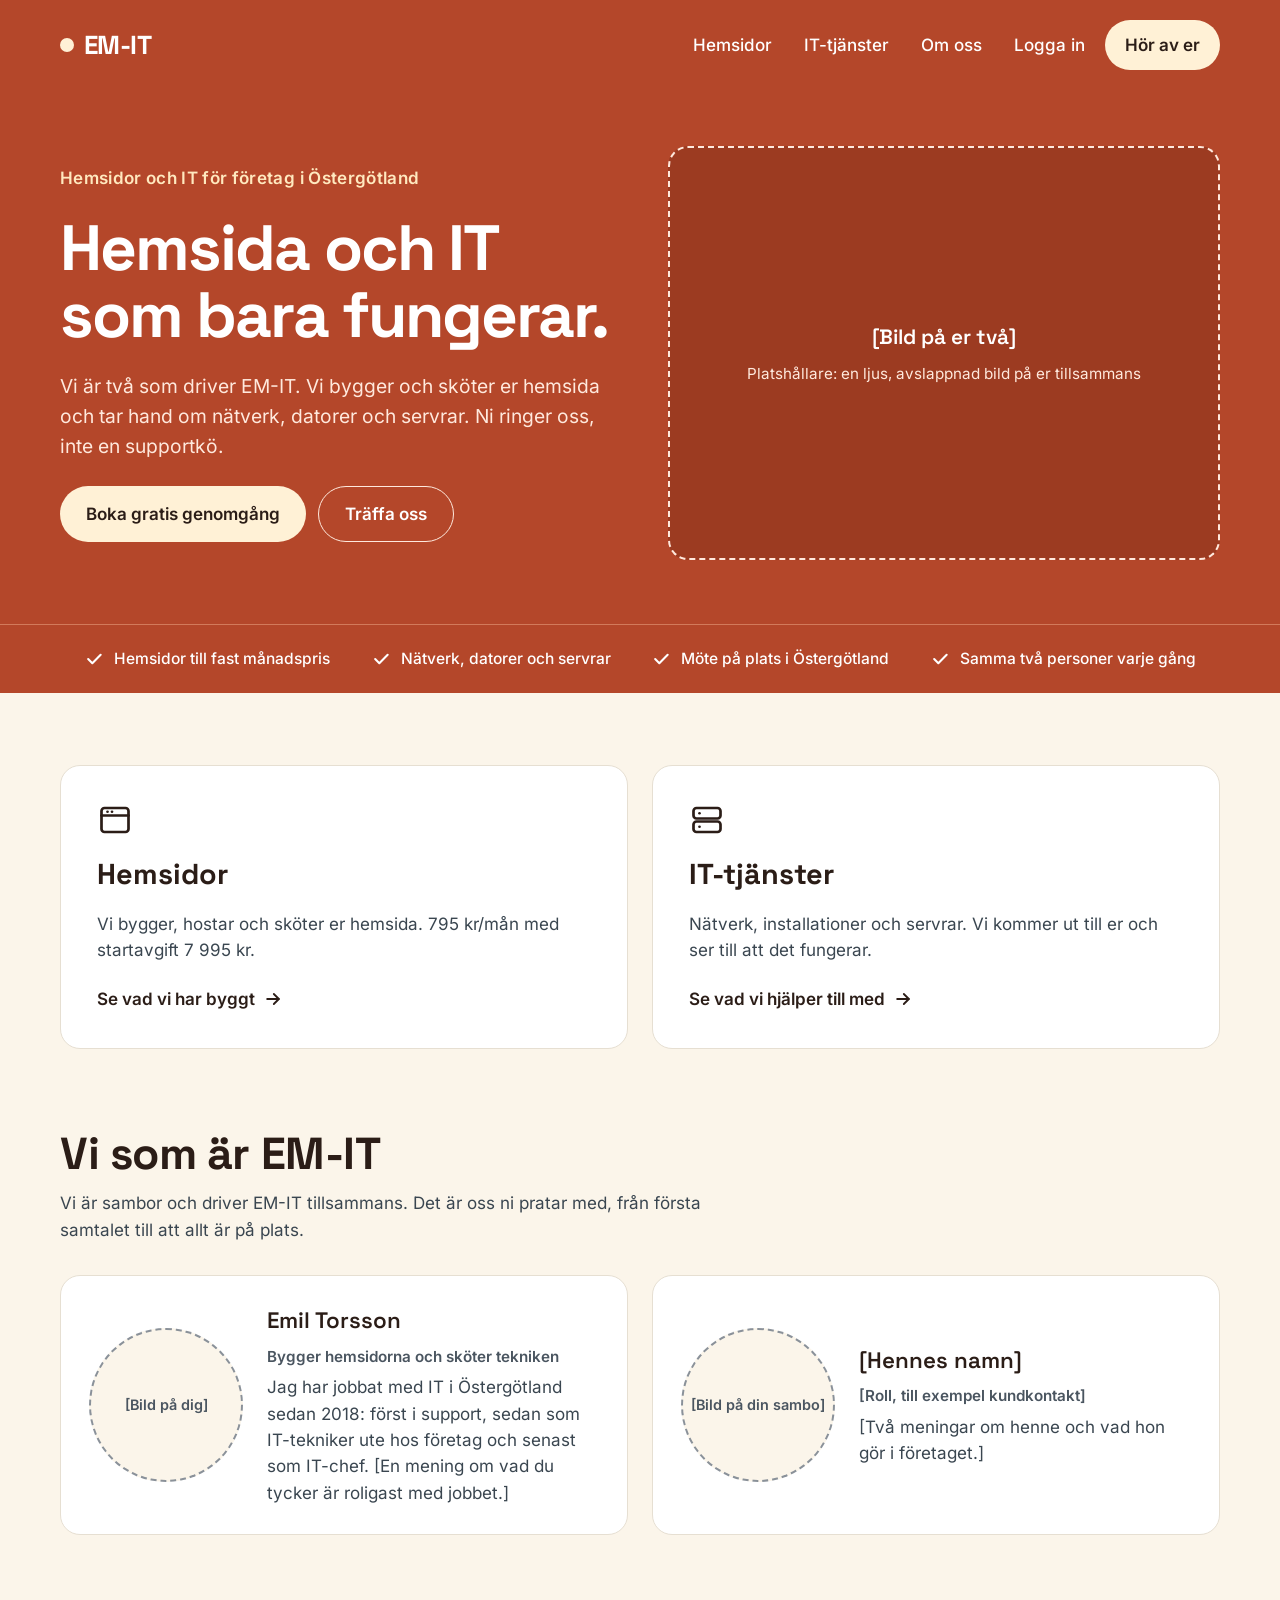
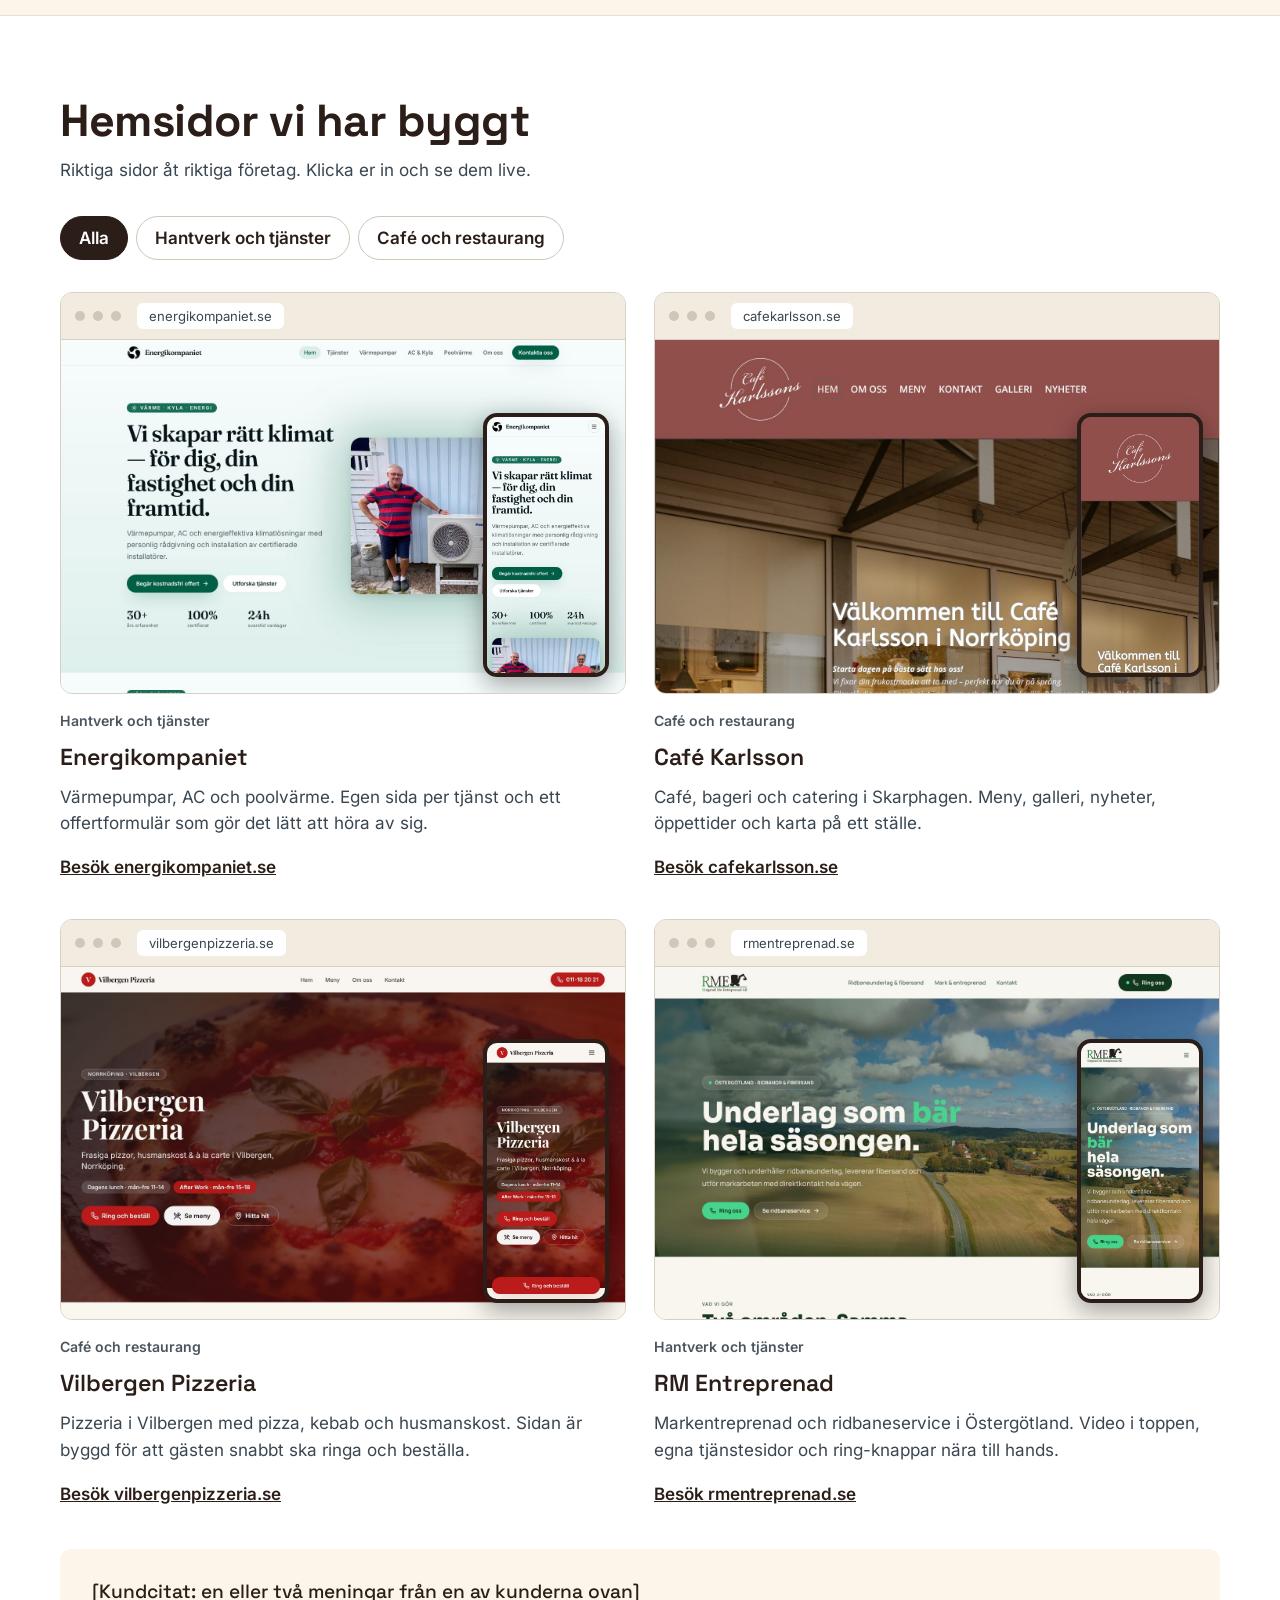
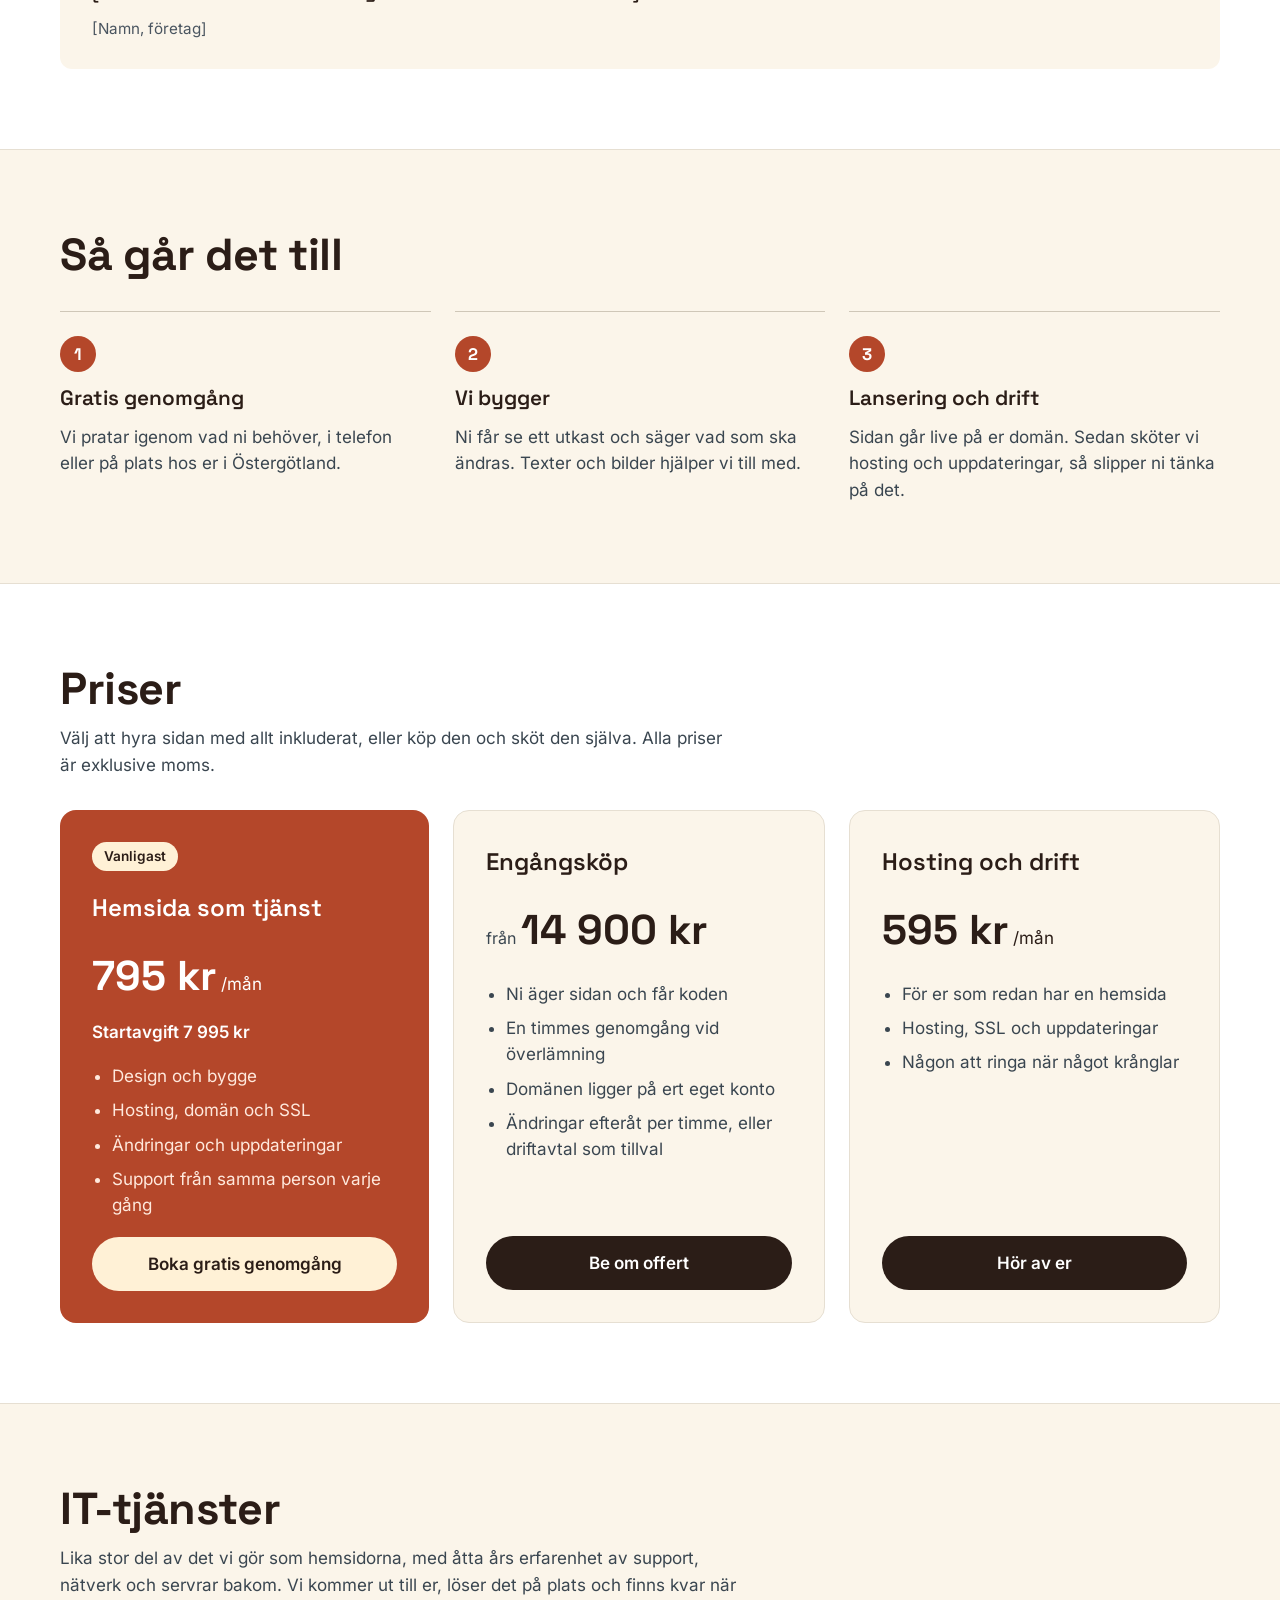
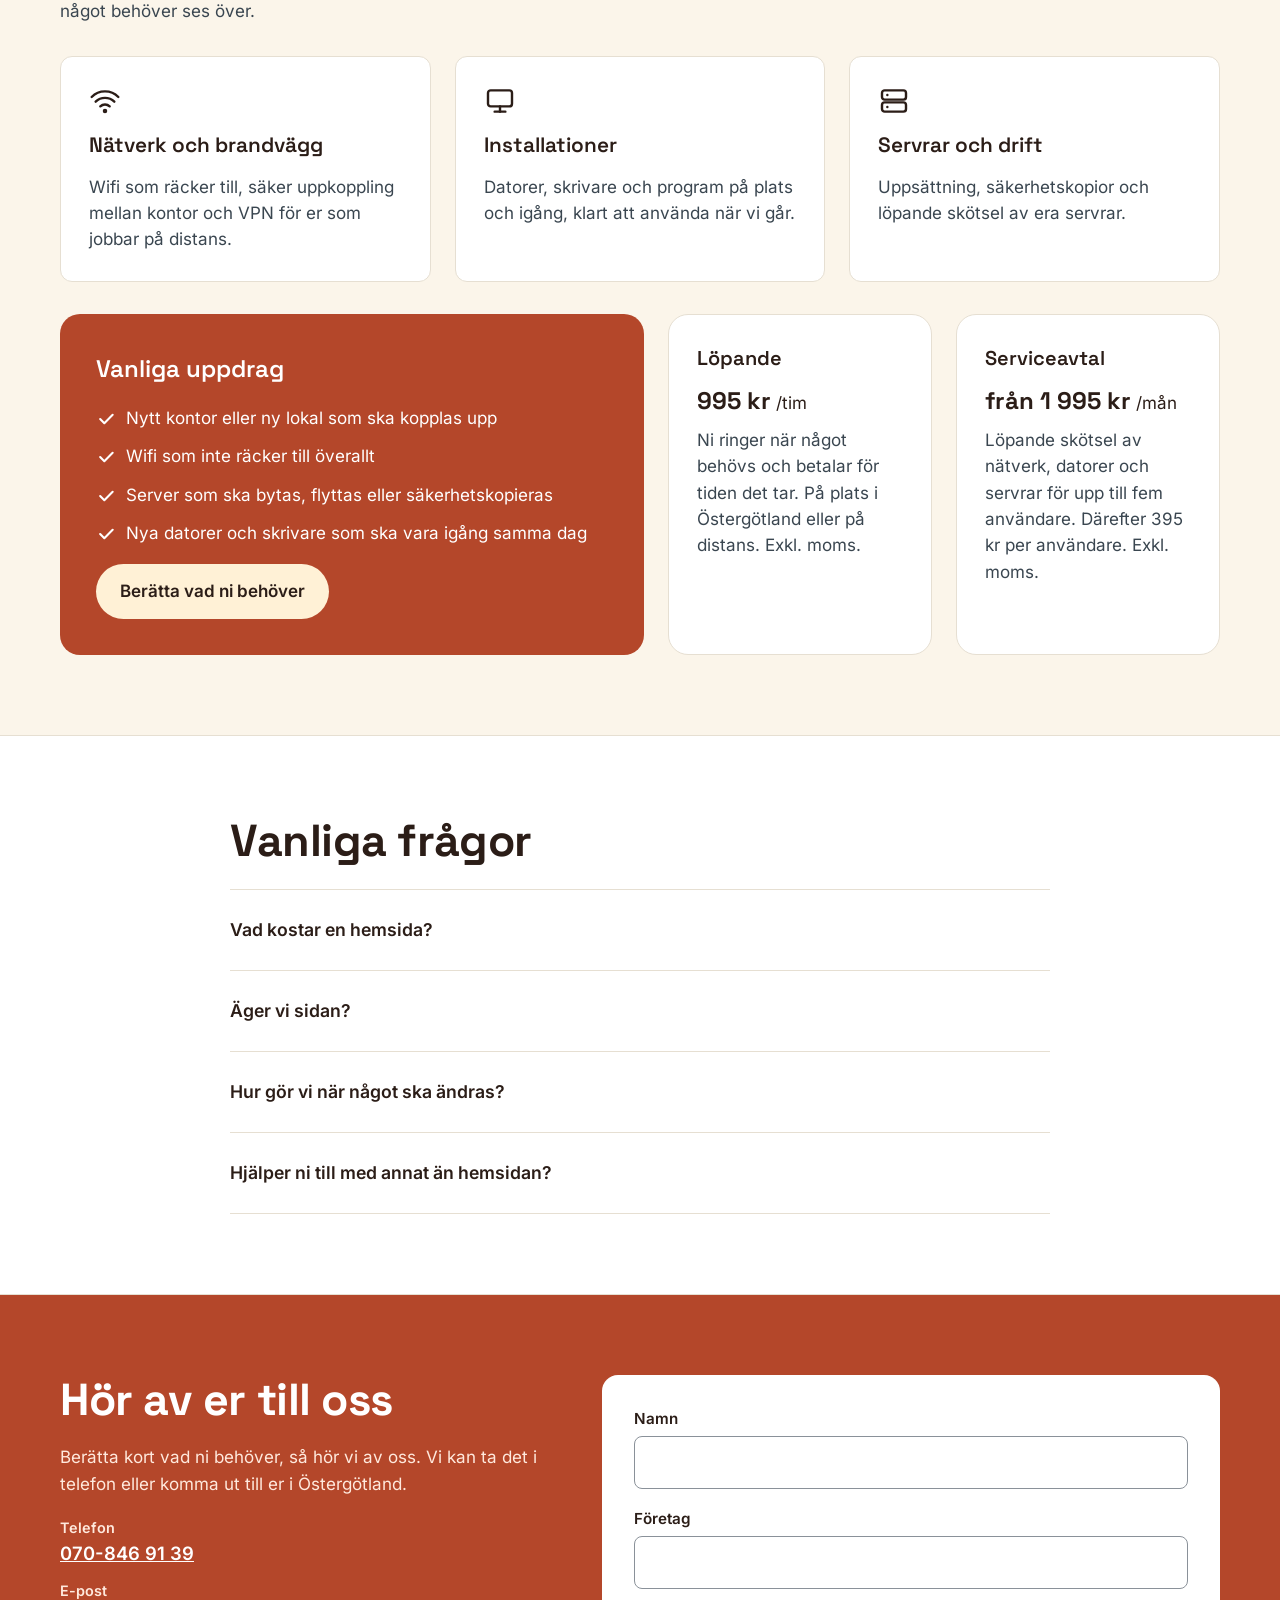
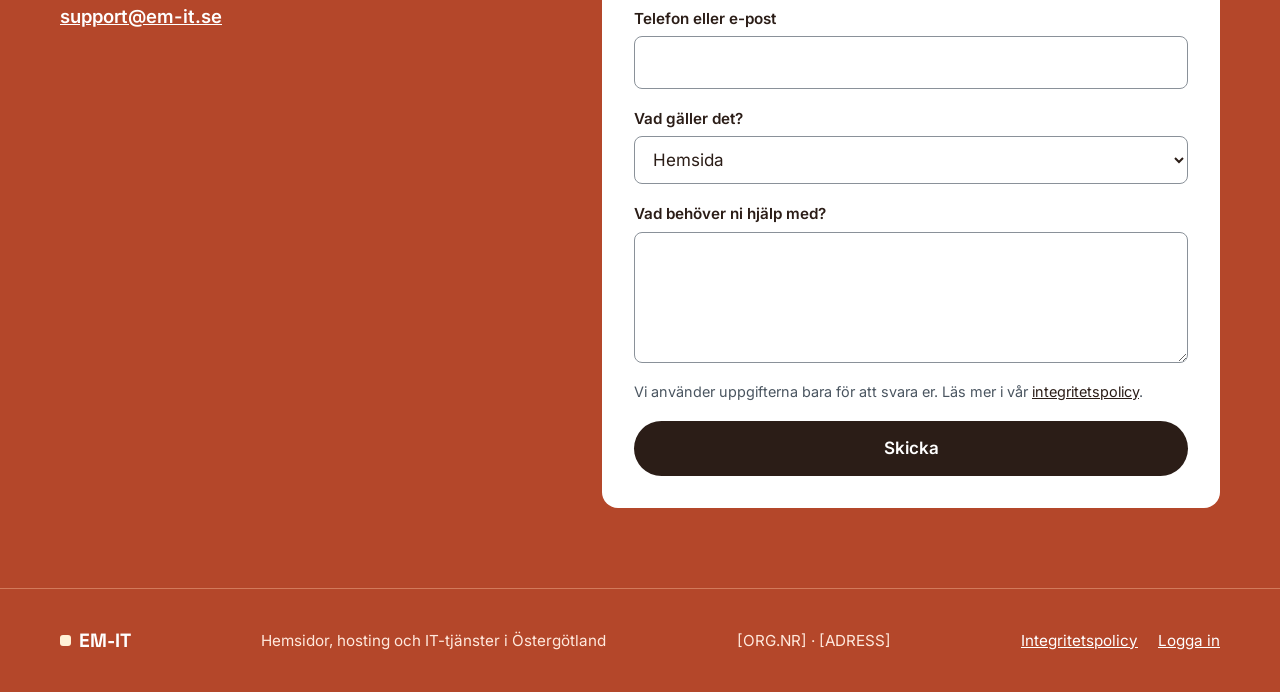
<file: index.html>
<!doctype html>
<html lang="sv">
<head>
<meta charset="utf-8">
<meta name="viewport" content="width=device-width, initial-scale=1">
<title>EM-IT – hemsidor, hosting och IT-tjänster i Östergötland</title>
<meta name="description" content="EM-IT bygger, hostar och sköter hemsidor för företag i Östergötland, och hjälper till med nätverk, datorer och servrar. 795 kr/mån.">
<link rel="canonical" href="https://em-it.se/">
<meta property="og:type" content="website">
<meta property="og:locale" content="sv_SE">
<meta property="og:site_name" content="EM-IT">
<meta property="og:url" content="https://em-it.se/">
<meta property="og:title" content="EM-IT – hemsida och IT som bara fungerar">
<meta property="og:description" content="EM-IT bygger, hostar och sköter hemsidor för företag i Östergötland, och hjälper till med nätverk, datorer och servrar. 795 kr/mån.">
<meta property="og:image" content="https://em-it.se/images/og.png">
<meta property="og:image:width" content="1200">
<meta property="og:image:height" content="630">
<meta name="twitter:card" content="summary_large_image">
<script type="application/ld+json">
{"@context":"https://schema.org","@type":"ProfessionalService","name":"EM-IT","url":"https://em-it.se/","image":"https://em-it.se/images/og.png","telephone":"+46708469139","email":"support@em-it.se","areaServed":"Östergötland","description":"EM-IT bygger, hostar och sköter hemsidor för företag i Östergötland, och hjälper till med nätverk, datorer och servrar. 795 kr/mån."}
</script>
<link rel="preload" href="/fonts/inter-latin.woff2" as="font" type="font/woff2" crossorigin>
<link rel="preload" href="/fonts/space-grotesk-latin.woff2" as="font" type="font/woff2" crossorigin>
<link rel="stylesheet" href="/css/fonts.css">
<link rel="icon" href="/favicon.svg" type="image/svg+xml">
<link rel="apple-touch-icon" href="/apple-touch-icon.png">
<meta name="theme-color" content="#B4472A">
<style>
body{margin:0;font-family:Inter,system-ui,sans-serif;color:#2B1D17;background:#FBF5EA}
[data-theme]{--dark:#B4472A;--dark2:#9C3B21;--darkline:#D27A5B;--on-dark:#FFFFFF;--on-dark-muted:#FFE9DD;--accent:#FFF1D6;--accent-ink:#2B1D17;--accent-text:#FFE9BF;--ink:#2B1D17;--ground:#FBF5EA}
[data-theme="Skogsgrön"]{--dark:#1F4D3A;--dark2:#2A6049;--darkline:#3E7A60;--on-dark:#FFFFFF;--on-dark-muted:#D5E6DC;--accent:#FFC94D;--accent-ink:#1B2A22;--accent-text:#FFD777;--ink:#1B2A22;--ground:#F7F5EC}
[data-theme="Solgul"]{--dark:#FFD35A;--dark2:#FFE391;--darkline:#D9AE2F;--on-dark:#2B1D17;--on-dark-muted:#57422E;--accent:#2B1D17;--accent-ink:#FFFFFF;--accent-text:#2B1D17;--ink:#2B1D17;--ground:#FFFBF2}
a{color:var(--ink)}a:hover{color:#3A4650}
article{transition:transform .2s ease}article:hover{transform:translateY(-6px)}
@media (prefers-reduced-motion: reduce){article{transition:none}article:hover{transform:none}}
button[aria-pressed="true"]{background:var(--ink) !important;color:#FFFFFF !important;border-color:var(--ink) !important}
summary{cursor:pointer}
html{scroll-behavior:smooth}section[id]{scroll-margin-top:16px}
@media (prefers-reduced-motion: reduce){html{scroll-behavior:auto}}
</style>
</head>
<body>
<div data-theme="Terrakotta" style="background: var(--ground); color: var(--ink); font-family: Inter, system-ui, sans-serif; font-size: 17px; line-height: 1.55">

<div style="background: var(--dark); color: var(--on-dark)">
<header>
<div style="max-width: 1160px; margin: 0 auto; padding: 20px 24px; display: flex; flex-wrap: wrap; align-items: center; justify-content: space-between; gap: 16px">
<a href="#top" style="font-family: 'Space Grotesk', sans-serif; font-weight: 700; font-size: 26px; letter-spacing: -0.02em; color: var(--on-dark); text-decoration: none; min-height: 44px; display: flex; align-items: center; gap: 10px"><span aria-hidden="true" style="width: 14px; height: 14px; border-radius: 50%; background: var(--accent)"></span>EM-IT</a>
<nav aria-label="Huvudmeny" style="display: flex; flex-wrap: wrap; align-items: center; gap: 8px">
<a href="#portfolio" style="color: var(--on-dark); text-decoration: none; padding: 12px 12px; font-weight: 500">Hemsidor</a>
<a href="#it" style="color: var(--on-dark); text-decoration: none; padding: 12px 12px; font-weight: 500">IT-tjänster</a>
<a href="#om-oss" style="color: var(--on-dark); text-decoration: none; padding: 12px 12px; font-weight: 500">Om oss</a>
<a href="portal.html" style="color: var(--on-dark); text-decoration: none; padding: 12px 12px; font-weight: 500">Logga in</a>
<a href="#kontakt" style="background: var(--accent); color: var(--accent-ink); text-decoration: none; padding: 12px 20px; border-radius: 999px; font-weight: 600">Hör av er</a>
</nav>
</div>
</header>

<section id="top" style="max-width: 1160px; margin: 0 auto; padding: 56px 24px 64px; display: flex; flex-wrap: wrap; gap: 56px; align-items: center">
<div style="flex: 1 1 420px; min-width: 0; display: flex; flex-direction: column; gap: 24px">
<p style="margin: 0; font-weight: 600; color: var(--accent-text); letter-spacing: 0.02em">Hemsidor och IT för företag i Östergötland</p>
<h1 style="margin: 0; font-family: 'Space Grotesk', sans-serif; font-weight: 700; font-size: clamp(2.5rem, 5vw, 4rem); line-height: 1.04; letter-spacing: -0.03em">Hemsida och IT som bara fungerar.</h1>
<p style="margin: 0; font-size: 1.2rem; color: var(--on-dark-muted); max-width: 30em">Vi är två som driver EM-IT. Vi bygger och sköter er hemsida och tar hand om nätverk, datorer och servrar. Ni ringer oss, inte en supportkö.</p>
<div style="display: flex; flex-wrap: wrap; gap: 12px">
<a href="#kontakt" style="background: var(--accent); color: var(--accent-ink); text-decoration: none; padding: 15px 26px; border-radius: 999px; font-weight: 600">Boka gratis genomgång</a>
<a href="#om-oss" style="color: var(--on-dark); text-decoration: none; padding: 14px 26px; border-radius: 999px; font-weight: 600; border: 1px solid var(--on-dark-muted)">Träffa oss</a>
</div>
</div>
<div style="flex: 1 1 420px; min-width: 0">
<div style="aspect-ratio: 4 / 3; border-radius: 20px; background: var(--dark2); border: 2px dashed var(--on-dark-muted); display: flex; flex-direction: column; align-items: center; justify-content: center; gap: 8px; padding: 24px; box-sizing: border-box; text-align: center">
<p style="margin: 0; font-family: 'Space Grotesk', sans-serif; font-weight: 600; font-size: 1.3rem">[Bild på er två]</p>
<p style="margin: 0; color: var(--on-dark-muted); font-size: 0.95rem">Platshållare: en ljus, avslappnad bild på er tillsammans</p>
</div>
</div>
</section>

<div style="border-top: 1px solid var(--darkline)">
<ul style="max-width: 1160px; margin: 0 auto; padding: 22px 24px; list-style: none; display: flex; flex-wrap: wrap; justify-content: space-between; gap: 12px 28px; font-weight: 500; font-size: 0.97rem; box-sizing: border-box">
<li style="display: flex; gap: 10px; align-items: center"><svg aria-hidden="true" width="20" height="20" viewBox="0 0 24 24" fill="none" stroke="currentColor" stroke-width="2.5" stroke-linecap="round" stroke-linejoin="round" style="flex: none"><path d="M5 12l5 5L20 7"></path></svg><span>Hemsidor till fast månadspris</span></li>
<li style="display: flex; gap: 10px; align-items: center"><svg aria-hidden="true" width="20" height="20" viewBox="0 0 24 24" fill="none" stroke="currentColor" stroke-width="2.5" stroke-linecap="round" stroke-linejoin="round" style="flex: none"><path d="M5 12l5 5L20 7"></path></svg><span>Nätverk, datorer och servrar</span></li>
<li style="display: flex; gap: 10px; align-items: center"><svg aria-hidden="true" width="20" height="20" viewBox="0 0 24 24" fill="none" stroke="currentColor" stroke-width="2.5" stroke-linecap="round" stroke-linejoin="round" style="flex: none"><path d="M5 12l5 5L20 7"></path></svg><span>Möte på plats i Östergötland</span></li>
<li style="display: flex; gap: 10px; align-items: center"><svg aria-hidden="true" width="20" height="20" viewBox="0 0 24 24" fill="none" stroke="currentColor" stroke-width="2.5" stroke-linecap="round" stroke-linejoin="round" style="flex: none"><path d="M5 12l5 5L20 7"></path></svg><span>Samma två personer varje gång</span></li>
</ul>
</div>
</div>

<section style="max-width: 1160px; margin: 0 auto; padding: 72px 24px 24px; display: flex; flex-wrap: wrap; gap: 24px">
<a href="#portfolio" style="flex: 1 1 360px; min-width: 0; background: #FFFFFF; border: 1px solid #E6DFD2; border-radius: 20px; padding: 36px; color: var(--ink); text-decoration: none; display: flex; flex-direction: column; gap: 14px">
<svg aria-hidden="true" width="36" height="36" viewBox="0 0 24 24" fill="none" stroke="currentColor" stroke-width="1.8" stroke-linecap="round" stroke-linejoin="round"><rect x="3" y="4" width="18" height="16" rx="2"></rect><path d="M3 9h18"></path><path d="M7 6.5h.01"></path><path d="M10 6.5h.01"></path></svg>
<span style="font-family: 'Space Grotesk', sans-serif; font-weight: 700; font-size: 1.8rem">Hemsidor</span>
<span style="color: #3A4650">Vi bygger, hostar och sköter er hemsida. 795 kr/mån med startavgift 7 995 kr.</span>
<span style="margin-top: auto; padding-top: 8px; font-weight: 600; display: flex; align-items: center; gap: 8px">Se vad vi har byggt <svg aria-hidden="true" width="20" height="20" viewBox="0 0 24 24" fill="none" stroke="currentColor" stroke-width="2.2" stroke-linecap="round" stroke-linejoin="round"><path d="M5 12h14"></path><path d="M13 6l6 6-6 6"></path></svg></span>
</a>
<a href="#it" style="flex: 1 1 360px; min-width: 0; background: #FFFFFF; border: 1px solid #E6DFD2; border-radius: 20px; padding: 36px; color: var(--ink); text-decoration: none; display: flex; flex-direction: column; gap: 14px">
<svg aria-hidden="true" width="36" height="36" viewBox="0 0 24 24" fill="none" stroke="currentColor" stroke-width="1.8" stroke-linecap="round" stroke-linejoin="round"><rect x="3" y="4" width="18" height="7" rx="2"></rect><rect x="3" y="13" width="18" height="7" rx="2"></rect><path d="M7 7.5h.01"></path><path d="M7 16.5h.01"></path></svg>
<span style="font-family: 'Space Grotesk', sans-serif; font-weight: 700; font-size: 1.8rem">IT-tjänster</span>
<span style="color: #3A4650">Nätverk, installationer och servrar. Vi kommer ut till er och ser till att det fungerar.</span>
<span style="margin-top: auto; padding-top: 8px; font-weight: 600; display: flex; align-items: center; gap: 8px">Se vad vi hjälper till med <svg aria-hidden="true" width="20" height="20" viewBox="0 0 24 24" fill="none" stroke="currentColor" stroke-width="2.2" stroke-linecap="round" stroke-linejoin="round"><path d="M5 12h14"></path><path d="M13 6l6 6-6 6"></path></svg></span>
</a>
</section>

<section id="om-oss" style="max-width: 1160px; margin: 0 auto; padding: 56px 24px 80px; display: flex; flex-direction: column; gap: 32px">
<div style="display: flex; flex-direction: column; gap: 12px">
<h2 style="margin: 0; font-family: 'Space Grotesk', sans-serif; font-weight: 700; font-size: clamp(1.9rem, 3.5vw, 2.8rem); line-height: 1.1; letter-spacing: -0.01em">Vi som är EM-IT</h2>
<p style="margin: 0; color: #3A4650; max-width: 40em">Vi är sambor och driver EM-IT tillsammans. Det är oss ni pratar med, från första samtalet till att allt är på plats.</p>
</div>
<div style="display: flex; flex-wrap: wrap; gap: 24px">
<div style="flex: 1 1 380px; min-width: 0; display: flex; flex-wrap: wrap; gap: 24px; align-items: center; background: #FFFFFF; border: 1px solid #E6DFD2; border-radius: 20px; padding: 28px">
<div style="flex: none; width: 150px; height: 150px; border-radius: 50%; background: var(--ground); border: 2px dashed #8A9199; display: flex; align-items: center; justify-content: center; text-align: center; font-size: 0.9rem; font-weight: 600; color: #4A5560">[Bild på dig]</div>
<div style="flex: 1 1 200px; min-width: 0; display: flex; flex-direction: column; gap: 6px">
<h3 style="margin: 0; font-family: 'Space Grotesk', sans-serif; font-weight: 600; font-size: 1.4rem">Emil Torsson</h3>
<p style="margin: 0; font-weight: 600; color: #4A5560; font-size: 0.95rem">Bygger hemsidorna och sköter tekniken</p>
<p style="margin: 0; color: #3A4650">Jag har jobbat med IT i Östergötland sedan 2018: först i support, sedan som IT-tekniker ute hos företag och senast som IT-chef. [En mening om vad du tycker är roligast med jobbet.]</p>
</div>
</div>
<div style="flex: 1 1 380px; min-width: 0; display: flex; flex-wrap: wrap; gap: 24px; align-items: center; background: #FFFFFF; border: 1px solid #E6DFD2; border-radius: 20px; padding: 28px">
<div style="flex: none; width: 150px; height: 150px; border-radius: 50%; background: var(--ground); border: 2px dashed #8A9199; display: flex; align-items: center; justify-content: center; text-align: center; font-size: 0.9rem; font-weight: 600; color: #4A5560">[Bild på din sambo]</div>
<div style="flex: 1 1 200px; min-width: 0; display: flex; flex-direction: column; gap: 6px">
<h3 style="margin: 0; font-family: 'Space Grotesk', sans-serif; font-weight: 600; font-size: 1.4rem">[Hennes namn]</h3>
<p style="margin: 0; font-weight: 600; color: #4A5560; font-size: 0.95rem">[Roll, till exempel kundkontakt]</p>
<p style="margin: 0; color: #3A4650">[Två meningar om henne och vad hon gör i företaget.]</p>
</div>
</div>
</div>
</section>

<section id="portfolio" style="background: #FFFFFF; border-top: 1px solid #E6DFD2; border-bottom: 1px solid #E6DFD2">
<div style="max-width: 1160px; margin: 0 auto; padding: 80px 24px; display: flex; flex-direction: column; gap: 32px">
<div style="display: flex; flex-direction: column; gap: 12px">
<h2 style="margin: 0; font-family: 'Space Grotesk', sans-serif; font-weight: 700; font-size: clamp(1.9rem, 3.5vw, 2.8rem); line-height: 1.1; letter-spacing: -0.01em">Hemsidor vi har byggt</h2>
<p style="margin: 0; color: #3A4650; max-width: 40em">Riktiga sidor åt riktiga företag. Klicka er in och se dem live.</p>
</div>
<div role="group" aria-label="Filtrera portfolio" style="display: flex; flex-wrap: wrap; gap: 8px">
<button type="button" aria-pressed="false" data-pressed="allPressed" data-act="showAll" style="font: inherit; font-weight: 600; min-height: 44px; padding: 8px 18px; border-radius: 999px; border: 1px solid #CFC7B8; background: #FFFFFF; color: var(--ink); cursor: pointer">Alla</button>
<button type="button" aria-pressed="false" data-pressed="craftPressed" data-act="showCraft" style="font: inherit; font-weight: 600; min-height: 44px; padding: 8px 18px; border-radius: 999px; border: 1px solid #CFC7B8; background: #FFFFFF; color: var(--ink); cursor: pointer">Hantverk och tjänster</button>
<button type="button" aria-pressed="false" data-pressed="foodPressed" data-act="showFood" style="font: inherit; font-weight: 600; min-height: 44px; padding: 8px 18px; border-radius: 999px; border: 1px solid #CFC7B8; background: #FFFFFF; color: var(--ink); cursor: pointer">Café och restaurang</button>
</div>
<div style="display: flex; flex-wrap: wrap; gap: 28px">

<div data-show="showEnergi" style="display: contents">
<article style="flex: 1 1 460px; min-width: 0; display: flex; flex-direction: column; gap: 16px">
<div style="border: 1px solid #D8D0C2; border-radius: 12px; overflow: hidden; background: #FFFFFF">
<div style="display: flex; align-items: center; gap: 8px; padding: 10px 14px; background: #F1EBE0; border-bottom: 1px solid #D8D0C2">
<span aria-hidden="true" style="width: 10px; height: 10px; border-radius: 50%; background: #CFC7B8"></span><span aria-hidden="true" style="width: 10px; height: 10px; border-radius: 50%; background: #CFC7B8"></span><span aria-hidden="true" style="width: 10px; height: 10px; border-radius: 50%; background: #CFC7B8"></span>
<span style="margin-left: 8px; font-size: 0.82rem; color: #3A4650; background: #FFFFFF; border-radius: 6px; padding: 3px 12px">energikompaniet.se</span>
</div>
<div style="position: relative">
<img src="images/energikompaniet-desktop.jpg" alt="Energikompaniets startsida på dator" style="display: block; width: 100%; aspect-ratio: 16 / 10; object-fit: cover; object-position: top">
<img src="images/energikompaniet-mobile.jpg" alt="Energikompaniets startsida på mobil" style="position: absolute; right: 16px; bottom: 16px; width: 21%; aspect-ratio: 390 / 844; object-fit: cover; object-position: top; border: 4px solid var(--ink); border-radius: 14px; box-shadow: 0 8px 24px rgba(0, 0, 0, 0.35)">
</div>
</div>
<div style="display: flex; flex-direction: column; gap: 8px">
<p style="margin: 0; font-size: 0.88rem; font-weight: 600; color: #4A5560">Hantverk och tjänster</p>
<h3 style="margin: 0; font-family: 'Space Grotesk', sans-serif; font-weight: 600; font-size: 1.45rem">Energikompaniet</h3>
<p style="margin: 0; color: #3A4650">Värmepumpar, AC och poolvärme. Egen sida per tjänst och ett offertformulär som gör det lätt att höra av sig.</p>
<a href="https://energikompaniet.se" style="font-weight: 600; padding: 10px 0; align-self: flex-start">Besök energikompaniet.se</a>
</div>
</article>
</div>

<div data-show="showCafe" style="display: contents">
<article style="flex: 1 1 460px; min-width: 0; display: flex; flex-direction: column; gap: 16px">
<div style="border: 1px solid #D8D0C2; border-radius: 12px; overflow: hidden; background: #FFFFFF">
<div style="display: flex; align-items: center; gap: 8px; padding: 10px 14px; background: #F1EBE0; border-bottom: 1px solid #D8D0C2">
<span aria-hidden="true" style="width: 10px; height: 10px; border-radius: 50%; background: #CFC7B8"></span><span aria-hidden="true" style="width: 10px; height: 10px; border-radius: 50%; background: #CFC7B8"></span><span aria-hidden="true" style="width: 10px; height: 10px; border-radius: 50%; background: #CFC7B8"></span>
<span style="margin-left: 8px; font-size: 0.82rem; color: #3A4650; background: #FFFFFF; border-radius: 6px; padding: 3px 12px">cafekarlsson.se</span>
</div>
<div style="position: relative">
<img src="images/cafekarlsson-desktop.jpg" alt="Café Karlssons startsida på dator" style="display: block; width: 100%; aspect-ratio: 16 / 10; object-fit: cover; object-position: top">
<img src="images/cafekarlsson-mobile.jpg" alt="Café Karlssons startsida på mobil" style="position: absolute; right: 16px; bottom: 16px; width: 21%; aspect-ratio: 390 / 844; object-fit: cover; object-position: top; border: 4px solid var(--ink); border-radius: 14px; box-shadow: 0 8px 24px rgba(0, 0, 0, 0.35)">
</div>
</div>
<div style="display: flex; flex-direction: column; gap: 8px">
<p style="margin: 0; font-size: 0.88rem; font-weight: 600; color: #4A5560">Café och restaurang</p>
<h3 style="margin: 0; font-family: 'Space Grotesk', sans-serif; font-weight: 600; font-size: 1.45rem">Café Karlsson</h3>
<p style="margin: 0; color: #3A4650">Café, bageri och catering i Skarphagen. Meny, galleri, nyheter, öppettider och karta på ett ställe.</p>
<a href="https://cafekarlsson.se" style="font-weight: 600; padding: 10px 0; align-self: flex-start">Besök cafekarlsson.se</a>
</div>
</article>
</div>

<div data-show="showPizza" style="display: contents">
<article style="flex: 1 1 460px; min-width: 0; display: flex; flex-direction: column; gap: 16px">
<div style="border: 1px solid #D8D0C2; border-radius: 12px; overflow: hidden; background: #FFFFFF">
<div style="display: flex; align-items: center; gap: 8px; padding: 10px 14px; background: #F1EBE0; border-bottom: 1px solid #D8D0C2">
<span aria-hidden="true" style="width: 10px; height: 10px; border-radius: 50%; background: #CFC7B8"></span><span aria-hidden="true" style="width: 10px; height: 10px; border-radius: 50%; background: #CFC7B8"></span><span aria-hidden="true" style="width: 10px; height: 10px; border-radius: 50%; background: #CFC7B8"></span>
<span style="margin-left: 8px; font-size: 0.82rem; color: #3A4650; background: #FFFFFF; border-radius: 6px; padding: 3px 12px">vilbergenpizzeria.se</span>
</div>
<div style="position: relative">
<img src="images/vilbergenpizzeria-desktop.jpg" alt="Vilbergen Pizzerias startsida på dator" style="display: block; width: 100%; aspect-ratio: 16 / 10; object-fit: cover; object-position: top">
<img src="images/vilbergenpizzeria-mobile.jpg" alt="Vilbergen Pizzerias startsida på mobil" style="position: absolute; right: 16px; bottom: 16px; width: 21%; aspect-ratio: 390 / 844; object-fit: cover; object-position: top; border: 4px solid var(--ink); border-radius: 14px; box-shadow: 0 8px 24px rgba(0, 0, 0, 0.35)">
</div>
</div>
<div style="display: flex; flex-direction: column; gap: 8px">
<p style="margin: 0; font-size: 0.88rem; font-weight: 600; color: #4A5560">Café och restaurang</p>
<h3 style="margin: 0; font-family: 'Space Grotesk', sans-serif; font-weight: 600; font-size: 1.45rem">Vilbergen Pizzeria</h3>
<p style="margin: 0; color: #3A4650">Pizzeria i Vilbergen med pizza, kebab och husmanskost. Sidan är byggd för att gästen snabbt ska ringa och beställa.</p>
<a href="https://vilbergenpizzeria.se" style="font-weight: 600; padding: 10px 0; align-self: flex-start">Besök vilbergenpizzeria.se</a>
</div>
</article>
</div>

<div data-show="showRM" style="display: contents">
<article style="flex: 1 1 460px; min-width: 0; display: flex; flex-direction: column; gap: 16px">
<div style="border: 1px solid #D8D0C2; border-radius: 12px; overflow: hidden; background: #FFFFFF">
<div style="display: flex; align-items: center; gap: 8px; padding: 10px 14px; background: #F1EBE0; border-bottom: 1px solid #D8D0C2">
<span aria-hidden="true" style="width: 10px; height: 10px; border-radius: 50%; background: #CFC7B8"></span><span aria-hidden="true" style="width: 10px; height: 10px; border-radius: 50%; background: #CFC7B8"></span><span aria-hidden="true" style="width: 10px; height: 10px; border-radius: 50%; background: #CFC7B8"></span>
<span style="margin-left: 8px; font-size: 0.82rem; color: #3A4650; background: #FFFFFF; border-radius: 6px; padding: 3px 12px">rmentreprenad.se</span>
</div>
<div style="position: relative">
<img src="images/rmentreprenad-desktop.jpg" alt="RM Entreprenads startsida på dator" style="display: block; width: 100%; aspect-ratio: 16 / 10; object-fit: cover; object-position: top">
<img src="images/rmentreprenad-mobile.jpg" alt="RM Entreprenads startsida på mobil" style="position: absolute; right: 16px; bottom: 16px; width: 21%; aspect-ratio: 390 / 844; object-fit: cover; object-position: top; border: 4px solid var(--ink); border-radius: 14px; box-shadow: 0 8px 24px rgba(0, 0, 0, 0.35)">
</div>
</div>
<div style="display: flex; flex-direction: column; gap: 8px">
<p style="margin: 0; font-size: 0.88rem; font-weight: 600; color: #4A5560">Hantverk och tjänster</p>
<h3 style="margin: 0; font-family: 'Space Grotesk', sans-serif; font-weight: 600; font-size: 1.45rem">RM Entreprenad</h3>
<p style="margin: 0; color: #3A4650">Markentreprenad och ridbaneservice i Östergötland. Video i toppen, egna tjänstesidor och ring-knappar nära till hands.</p>
<a href="https://rmentreprenad.se" style="font-weight: 600; padding: 10px 0; align-self: flex-start">Besök rmentreprenad.se</a>
</div>
</article>
</div>

</div>
<blockquote style="margin: 0; padding: 28px 32px; background: var(--ground); border-radius: 12px; display: flex; flex-direction: column; gap: 10px">
<p style="margin: 0; font-size: 1.2rem; font-family: 'Space Grotesk', sans-serif; font-weight: 500">[Kundcitat: en eller två meningar från en av kunderna ovan]</p>
<p style="margin: 0; color: #4A5560; font-size: 0.95rem">[Namn, företag]</p>
</blockquote>
</div>
</section>

<section style="max-width: 1160px; margin: 0 auto; padding: 80px 24px; display: flex; flex-direction: column; gap: 32px">
<h2 style="margin: 0; font-family: 'Space Grotesk', sans-serif; font-weight: 700; font-size: clamp(1.9rem, 3.5vw, 2.8rem); line-height: 1.1; letter-spacing: -0.01em">Så går det till</h2>
<ol style="margin: 0; padding: 0; list-style: none; display: flex; flex-wrap: wrap; gap: 24px">
<li style="flex: 1 1 280px; min-width: 0; display: flex; flex-direction: column; gap: 10px; padding-top: 24px; border-top: 1px solid #CFC7B8">
<span style="font-family: 'Space Grotesk', sans-serif; font-weight: 700; font-size: 1.05rem; color: var(--on-dark); background: var(--dark); width: 36px; height: 36px; border-radius: 50%; display: flex; align-items: center; justify-content: center">1</span>
<h3 style="margin: 0; font-family: 'Space Grotesk', sans-serif; font-weight: 600; font-size: 1.3rem">Gratis genomgång</h3>
<p style="margin: 0; color: #3A4650">Vi pratar igenom vad ni behöver, i telefon eller på plats hos er i Östergötland.</p>
</li>
<li style="flex: 1 1 280px; min-width: 0; display: flex; flex-direction: column; gap: 10px; padding-top: 24px; border-top: 1px solid #CFC7B8">
<span style="font-family: 'Space Grotesk', sans-serif; font-weight: 700; font-size: 1.05rem; color: var(--on-dark); background: var(--dark); width: 36px; height: 36px; border-radius: 50%; display: flex; align-items: center; justify-content: center">2</span>
<h3 style="margin: 0; font-family: 'Space Grotesk', sans-serif; font-weight: 600; font-size: 1.3rem">Vi bygger</h3>
<p style="margin: 0; color: #3A4650">Ni får se ett utkast och säger vad som ska ändras. Texter och bilder hjälper vi till med.</p>
</li>
<li style="flex: 1 1 280px; min-width: 0; display: flex; flex-direction: column; gap: 10px; padding-top: 24px; border-top: 1px solid #CFC7B8">
<span style="font-family: 'Space Grotesk', sans-serif; font-weight: 700; font-size: 1.05rem; color: var(--on-dark); background: var(--dark); width: 36px; height: 36px; border-radius: 50%; display: flex; align-items: center; justify-content: center">3</span>
<h3 style="margin: 0; font-family: 'Space Grotesk', sans-serif; font-weight: 600; font-size: 1.3rem">Lansering och drift</h3>
<p style="margin: 0; color: #3A4650">Sidan går live på er domän. Sedan sköter vi hosting och uppdateringar, så slipper ni tänka på det.</p>
</li>
</ol>
</section>

<section id="priser" style="background: #FFFFFF; color: var(--ink); border-top: 1px solid #E6DFD2; border-bottom: 1px solid #E6DFD2">
<div style="max-width: 1160px; margin: 0 auto; padding: 80px 24px; display: flex; flex-direction: column; gap: 32px">
<div style="display: flex; flex-direction: column; gap: 12px">
<h2 style="margin: 0; font-family: 'Space Grotesk', sans-serif; font-weight: 700; font-size: clamp(1.9rem, 3.5vw, 2.8rem); line-height: 1.1; letter-spacing: -0.01em">Priser</h2>
<p style="margin: 0; color: #3A4650; max-width: 40em">Välj att hyra sidan med allt inkluderat, eller köp den och sköt den själva. Alla priser är exklusive moms.</p>
</div>
<div style="display: flex; flex-wrap: wrap; gap: 24px; align-items: stretch">

<div style="flex: 1 1 300px; min-width: 0; background: var(--dark); color: var(--on-dark); border-radius: 16px; padding: 32px; display: flex; flex-direction: column; gap: 18px">
<p style="margin: 0; align-self: flex-start; background: var(--accent); color: var(--accent-ink); font-size: 0.85rem; font-weight: 600; padding: 4px 12px; border-radius: 999px">Vanligast</p>
<h3 style="margin: 0; font-family: 'Space Grotesk', sans-serif; font-weight: 600; font-size: 1.5rem">Hemsida som tjänst</h3>
<p style="margin: 0"><span style="font-family: 'Space Grotesk', sans-serif; font-weight: 700; font-size: 2.6rem">795 kr</span> /mån</p>
<p style="margin: -8px 0 0; font-weight: 600">Startavgift 7 995 kr</p>
<ul style="margin: 0; padding-left: 20px; display: flex; flex-direction: column; gap: 8px; color: var(--on-dark-muted)">
<li>Design och bygge</li>
<li>Hosting, domän och SSL</li>
<li>Ändringar och uppdateringar</li>
<li>Support från samma person varje gång</li>
</ul>
<a href="#kontakt" style="margin-top: auto; background: var(--accent); color: var(--accent-ink); text-decoration: none; padding: 14px 20px; border-radius: 999px; font-weight: 600; text-align: center" data-act="pickWeb">Boka gratis genomgång</a>
</div>

<div style="flex: 1 1 300px; min-width: 0; background: var(--ground); color: var(--ink); border: 1px solid #E6DFD2; border-radius: 16px; padding: 32px; display: flex; flex-direction: column; gap: 18px">
<h3 style="margin: 0; font-family: 'Space Grotesk', sans-serif; font-weight: 600; font-size: 1.5rem">Engångsköp</h3>
<p style="margin: 0"><span style="font-size: 1rem; color: #3A4650">från </span><span style="font-family: 'Space Grotesk', sans-serif; font-weight: 700; font-size: 2.6rem">14 900 kr</span></p>
<ul style="margin: 0; padding-left: 20px; display: flex; flex-direction: column; gap: 8px; color: #3A4650">
<li>Ni äger sidan och får koden</li>
<li>En timmes genomgång vid överlämning</li>
<li>Domänen ligger på ert eget konto</li>
<li>Ändringar efteråt per timme, eller driftavtal som tillval</li>
</ul>
<a href="#kontakt" style="margin-top: auto; background: var(--ink); color: #FFFFFF; text-decoration: none; padding: 14px 20px; border-radius: 999px; font-weight: 600; text-align: center" data-act="pickWeb">Be om offert</a>
</div>

<div style="flex: 1 1 300px; min-width: 0; background: var(--ground); color: var(--ink); border: 1px solid #E6DFD2; border-radius: 16px; padding: 32px; display: flex; flex-direction: column; gap: 18px">
<h3 style="margin: 0; font-family: 'Space Grotesk', sans-serif; font-weight: 600; font-size: 1.5rem">Hosting och drift</h3>
<p style="margin: 0"><span style="font-family: 'Space Grotesk', sans-serif; font-weight: 700; font-size: 2.6rem">595 kr</span> /mån</p>
<ul style="margin: 0; padding-left: 20px; display: flex; flex-direction: column; gap: 8px; color: #3A4650">
<li>För er som redan har en hemsida</li>
<li>Hosting, SSL och uppdateringar</li>
<li>Någon att ringa när något krånglar</li>
</ul>
<a href="#kontakt" style="margin-top: auto; background: var(--ink); color: #FFFFFF; text-decoration: none; padding: 14px 20px; border-radius: 999px; font-weight: 600; text-align: center" data-act="pickWeb">Hör av er</a>
</div>

</div>
</div>
</section>

<section id="it" style="max-width: 1160px; margin: 0 auto; padding: 80px 24px; display: flex; flex-direction: column; gap: 32px">
<div style="display: flex; flex-direction: column; gap: 12px">
<h2 style="margin: 0; font-family: 'Space Grotesk', sans-serif; font-weight: 700; font-size: clamp(1.9rem, 3.5vw, 2.8rem); line-height: 1.1; letter-spacing: -0.01em">IT-tjänster</h2>
<p style="margin: 0; color: #3A4650; max-width: 40em">Lika stor del av det vi gör som hemsidorna, med åtta års erfarenhet av support, nätverk och servrar bakom. Vi kommer ut till er, löser det på plats och finns kvar när något behöver ses över.</p>
</div>
<div style="display: flex; flex-wrap: wrap; gap: 24px">
<div style="flex: 1 1 280px; min-width: 0; background: #FFFFFF; border: 1px solid #E6DFD2; border-radius: 12px; padding: 28px; display: flex; flex-direction: column; gap: 12px">
<svg aria-hidden="true" width="32" height="32" viewBox="0 0 24 24" fill="none" stroke="currentColor" stroke-width="1.8" stroke-linecap="round" stroke-linejoin="round"><path d="M5 12.5a10 10 0 0 1 14 0"></path><path d="M8.5 16a5 5 0 0 1 7 0"></path><path d="M2 9a14 14 0 0 1 20 0"></path><circle cx="12" cy="19.5" r="0.8"></circle></svg>
<h3 style="margin: 0; font-family: 'Space Grotesk', sans-serif; font-weight: 600; font-size: 1.3rem">Nätverk och brandvägg</h3>
<p style="margin: 0; color: #3A4650">Wifi som räcker till, säker uppkoppling mellan kontor och VPN för er som jobbar på distans.</p>
</div>
<div style="flex: 1 1 280px; min-width: 0; background: #FFFFFF; border: 1px solid #E6DFD2; border-radius: 12px; padding: 28px; display: flex; flex-direction: column; gap: 12px">
<svg aria-hidden="true" width="32" height="32" viewBox="0 0 24 24" fill="none" stroke="currentColor" stroke-width="1.8" stroke-linecap="round" stroke-linejoin="round"><rect x="3" y="4" width="18" height="12" rx="2"></rect><path d="M8 20h8"></path><path d="M12 16v4"></path></svg>
<h3 style="margin: 0; font-family: 'Space Grotesk', sans-serif; font-weight: 600; font-size: 1.3rem">Installationer</h3>
<p style="margin: 0; color: #3A4650">Datorer, skrivare och program på plats och igång, klart att använda när vi går.</p>
</div>
<div style="flex: 1 1 280px; min-width: 0; background: #FFFFFF; border: 1px solid #E6DFD2; border-radius: 12px; padding: 28px; display: flex; flex-direction: column; gap: 12px">
<svg aria-hidden="true" width="32" height="32" viewBox="0 0 24 24" fill="none" stroke="currentColor" stroke-width="1.8" stroke-linecap="round" stroke-linejoin="round"><rect x="3" y="4" width="18" height="7" rx="2"></rect><rect x="3" y="13" width="18" height="7" rx="2"></rect><path d="M7 7.5h.01"></path><path d="M7 16.5h.01"></path></svg>
<h3 style="margin: 0; font-family: 'Space Grotesk', sans-serif; font-weight: 600; font-size: 1.3rem">Servrar och drift</h3>
<p style="margin: 0; color: #3A4650">Uppsättning, säkerhetskopior och löpande skötsel av era servrar.</p>
</div>
</div>
<div style="display: flex; flex-wrap: wrap; gap: 24px; align-items: stretch">
<div style="flex: 2 1 380px; min-width: 0; background: var(--dark); color: var(--on-dark); border-radius: 20px; padding: 36px; display: flex; flex-direction: column; gap: 18px">
<h3 style="margin: 0; font-family: 'Space Grotesk', sans-serif; font-weight: 600; font-size: 1.5rem">Vanliga uppdrag</h3>
<ul style="margin: 0; padding: 0; list-style: none; display: flex; flex-direction: column; gap: 12px; color: var(--on-dark)">
<li style="display: flex; gap: 10px; align-items: flex-start"><svg aria-hidden="true" width="20" height="20" viewBox="0 0 24 24" fill="none" stroke="currentColor" stroke-width="2.5" stroke-linecap="round" stroke-linejoin="round" style="flex: none; margin-top: 4px"><path d="M5 12l5 5L20 7"></path></svg><span>Nytt kontor eller ny lokal som ska kopplas upp</span></li>
<li style="display: flex; gap: 10px; align-items: flex-start"><svg aria-hidden="true" width="20" height="20" viewBox="0 0 24 24" fill="none" stroke="currentColor" stroke-width="2.5" stroke-linecap="round" stroke-linejoin="round" style="flex: none; margin-top: 4px"><path d="M5 12l5 5L20 7"></path></svg><span>Wifi som inte räcker till överallt</span></li>
<li style="display: flex; gap: 10px; align-items: flex-start"><svg aria-hidden="true" width="20" height="20" viewBox="0 0 24 24" fill="none" stroke="currentColor" stroke-width="2.5" stroke-linecap="round" stroke-linejoin="round" style="flex: none; margin-top: 4px"><path d="M5 12l5 5L20 7"></path></svg><span>Server som ska bytas, flyttas eller säkerhetskopieras</span></li>
<li style="display: flex; gap: 10px; align-items: flex-start"><svg aria-hidden="true" width="20" height="20" viewBox="0 0 24 24" fill="none" stroke="currentColor" stroke-width="2.5" stroke-linecap="round" stroke-linejoin="round" style="flex: none; margin-top: 4px"><path d="M5 12l5 5L20 7"></path></svg><span>Nya datorer och skrivare som ska vara igång samma dag</span></li>
</ul>
<a href="#kontakt" data-act="pickIT" style="margin-top: auto; align-self: flex-start; background: var(--accent); color: var(--accent-ink); text-decoration: none; padding: 14px 24px; border-radius: 999px; font-weight: 600">Berätta vad ni behöver</a>
</div>
<div style="flex: 2 1 420px; min-width: 0; display: grid; grid-template-columns: repeat(auto-fit, minmax(200px, 1fr)); gap: 24px">
<div style="flex: 1; background: #FFFFFF; border: 1px solid #E6DFD2; border-radius: 20px; padding: 28px; display: flex; flex-direction: column; gap: 8px">
<h3 style="margin: 0; font-family: 'Space Grotesk', sans-serif; font-weight: 600; font-size: 1.25rem">Löpande</h3>
<p style="margin: 0"><span style="font-family: 'Space Grotesk', sans-serif; font-weight: 700; font-size: 1.5rem; white-space: nowrap">995 kr</span> /tim</p>
<p style="margin: 0; color: #3A4650">Ni ringer när något behövs och betalar för tiden det tar. På plats i Östergötland eller på distans. Exkl. moms.</p>
</div>
<div style="flex: 1; background: #FFFFFF; border: 1px solid #E6DFD2; border-radius: 20px; padding: 28px; display: flex; flex-direction: column; gap: 8px">
<h3 style="margin: 0; font-family: 'Space Grotesk', sans-serif; font-weight: 600; font-size: 1.25rem">Serviceavtal</h3>
<p style="margin: 0"><span style="font-family: 'Space Grotesk', sans-serif; font-weight: 700; font-size: 1.5rem; white-space: nowrap">från 1 995 kr</span> /mån</p>
<p style="margin: 0; color: #3A4650">Löpande skötsel av nätverk, datorer och servrar för upp till fem användare. Därefter 395 kr per användare. Exkl. moms.</p>
</div>
</div>
</div>
</section>

<section style="background: #FFFFFF; border-top: 1px solid #E6DFD2; border-bottom: 1px solid #E6DFD2">
<div style="max-width: 820px; margin: 0 auto; padding: 80px 24px; display: flex; flex-direction: column; gap: 24px">
<h2 style="margin: 0; font-family: 'Space Grotesk', sans-serif; font-weight: 700; font-size: clamp(1.9rem, 3.5vw, 2.8rem); line-height: 1.1; letter-spacing: -0.01em">Vanliga frågor</h2>
<div style="display: flex; flex-direction: column">
<details style="border-top: 1px solid #E6DFD2; padding: 18px 0">
<summary style="font-weight: 600; font-size: 1.1rem; min-height: 44px; display: flex; align-items: center">Vad kostar en hemsida?</summary>
<p style="margin: 8px 0 0; color: #3A4650">Som tjänst betalar ni en startavgift på 7 995 kr och sedan 795 kr per månad, där hosting och uppdateringar ingår. Har ni redan en hemsida kostar hosting och drift 595 kr per månad. Vill ni hellre äga sidan betalar ni ett engångspris och sköter driften själva.</p>
</details>
<details style="border-top: 1px solid #E6DFD2; padding: 18px 0">
<summary style="font-weight: 600; font-size: 1.1rem; min-height: 44px; display: flex; align-items: center">Äger vi sidan?</summary>
<p style="margin: 8px 0 0; color: #3A4650">Vid engångsköp äger ni sidan och får koden. Domänen ligger på ert eget konto. Som tjänst står vi för allt det tekniska så länge avtalet löper.</p>
</details>
<details style="border-top: 1px solid #E6DFD2; padding: 18px 0">
<summary style="font-weight: 600; font-size: 1.1rem; min-height: 44px; display: flex; align-items: center">Hur gör vi när något ska ändras?</summary>
<p style="margin: 8px 0 0; color: #3A4650">Hör av er, så gör vi ändringen. Som tjänst ingår det i månadspriset. Har ni köpt sidan debiterar vi per timme, om ni inte har ett driftavtal.</p>
</details>
<details style="border-top: 1px solid #E6DFD2; border-bottom: 1px solid #E6DFD2; padding: 18px 0">
<summary style="font-weight: 600; font-size: 1.1rem; min-height: 44px; display: flex; align-items: center">Hjälper ni till med annat än hemsidan?</summary>
<p style="margin: 8px 0 0; color: #3A4650">Ja. Vi arbetar också med nätverk, installationer och servrar, så ni kan ha samma kontakt för hela er IT.</p>
</details>
</div>
</div>
</section>

<div style="background: var(--dark); color: var(--on-dark)">
<section id="kontakt" style="max-width: 1160px; margin: 0 auto; padding: 80px 24px; display: flex; flex-wrap: wrap; gap: 48px">
<div style="flex: 1 1 340px; min-width: 0; display: flex; flex-direction: column; gap: 20px">
<h2 style="margin: 0; font-family: 'Space Grotesk', sans-serif; font-weight: 700; font-size: clamp(1.9rem, 3.5vw, 2.8rem); line-height: 1.1; letter-spacing: -0.01em">Hör av er till oss</h2>
<p style="margin: 0; color: var(--on-dark-muted)">Berätta kort vad ni behöver, så hör vi av oss. Vi kan ta det i telefon eller komma ut till er i Östergötland.</p>
<dl style="margin: 0; display: flex; flex-direction: column; gap: 12px">
<div style="display: flex; flex-direction: column"><dt style="font-size: 0.9rem; color: var(--on-dark-muted); font-weight: 600">Telefon</dt><dd style="margin: 0; font-size: 1.15rem; font-weight: 600"><a href="tel:+46708469139" style="color: var(--on-dark)">070-846 91 39</a></dd></div>
<div style="display: flex; flex-direction: column"><dt style="font-size: 0.9rem; color: var(--on-dark-muted); font-weight: 600">E-post</dt><dd style="margin: 0; font-size: 1.15rem; font-weight: 600"><a href="mailto:support@em-it.se" style="color: var(--on-dark)">support@em-it.se</a></dd></div>
</dl>
</div>
<form id="kontaktform" style="flex: 1 1 400px; min-width: 0; background: #FFFFFF; color: var(--ink); border-radius: 16px; padding: 32px; display: flex; flex-direction: column; gap: 18px">
<div style="display: flex; flex-direction: column; gap: 6px">
<label for="f-namn" style="font-weight: 600; font-size: 0.95rem">Namn</label>
<input id="f-namn" name="namn" type="text" autocomplete="name" required style="font: inherit; padding: 12px 14px; border: 1px solid #8A9199; border-radius: 8px; min-height: 44px; box-sizing: border-box">
</div>
<div style="display: flex; flex-direction: column; gap: 6px">
<label for="f-foretag" style="font-weight: 600; font-size: 0.95rem">Företag</label>
<input id="f-foretag" name="foretag" type="text" autocomplete="organization" style="font: inherit; padding: 12px 14px; border: 1px solid #8A9199; border-radius: 8px; min-height: 44px; box-sizing: border-box">
</div>
<div style="display: flex; flex-direction: column; gap: 6px">
<label for="f-telefon" style="font-weight: 600; font-size: 0.95rem">Telefon eller e-post</label>
<input id="f-telefon" name="kontakt" type="text" required style="font: inherit; padding: 12px 14px; border: 1px solid #8A9199; border-radius: 8px; min-height: 44px; box-sizing: border-box">
</div>
<div style="display: flex; flex-direction: column; gap: 6px">
<label for="f-amne" style="font-weight: 600; font-size: 0.95rem">Vad gäller det?</label>
<select id="f-amne" name="amne" style="font: inherit; padding: 12px 14px; border: 1px solid #8A9199; border-radius: 8px; min-height: 48px; box-sizing: border-box; background: #FFFFFF; color: var(--ink)">
<option>Hemsida</option>
<option>IT-tjänster</option>
<option>Både hemsida och IT</option>
</select>
</div>
<div style="display: flex; flex-direction: column; gap: 6px">
<label for="f-meddelande" style="font-weight: 600; font-size: 0.95rem">Vad behöver ni hjälp med?</label>
<textarea id="f-meddelande" name="meddelande" rows="4" style="font: inherit; padding: 12px 14px; border: 1px solid #8A9199; border-radius: 8px; box-sizing: border-box; resize: vertical"></textarea>
</div>
<p style="margin: 0; color: #4A5560; font-size: 0.9rem">Vi använder uppgifterna bara för att svara er. Läs mer i vår <a href="/integritetspolicy.html">integritetspolicy</a>.</p>
<button type="submit" style="font: inherit; font-weight: 600; background: var(--ink); color: #FFFFFF; border: none; border-radius: 999px; padding: 14px 20px; min-height: 48px; cursor: pointer">Skicka</button>
<div data-show="tried" style="display: contents">
<p role="status" style="margin: 0; color: #3A4650; font-size: 0.95rem">Utkast: formuläret är inte kopplat än, så inget har skickats.</p>
</div>
</form>
</section>
</div>

<footer style="background: var(--dark); color: var(--on-dark-muted); border-top: 1px solid var(--darkline)">
<div style="max-width: 1160px; margin: 0 auto; padding: 32px 24px; display: flex; flex-wrap: wrap; gap: 16px; justify-content: space-between; align-items: center; font-size: 0.95rem">
<span style="font-family: 'Space Grotesk', sans-serif; font-weight: 700; font-size: 1.2rem; color: var(--on-dark); display: flex; align-items: center; gap: 8px"><span aria-hidden="true" style="width: 11px; height: 11px; border-radius: 3px; background: var(--accent)"></span>EM-IT</span>
<span>Hemsidor, hosting och IT-tjänster i Östergötland</span>
<span>[ORG.NR] · [ADRESS]</span>
<nav aria-label="Sidfot" style="display: flex; flex-wrap: wrap; gap: 4px 20px">
<a href="/integritetspolicy.html" style="color: var(--on-dark); padding: 8px 0">Integritetspolicy</a>
<a href="/login.html" style="color: var(--on-dark); padding: 8px 0">Logga in</a>
</nav>
</div>
</footer>

</div>
<script src="js/vendor/supabase.js"></script>
<script src="js/config.js"></script>
<script src="js/app.js"></script>
<script>
(function () {
  var filter = 'alla';
  var groups = { showEnergi: 'hantverk', showRM: 'hantverk', showCafe: 'mat', showPizza: 'mat' };
  var pressed = { allPressed: 'alla', craftPressed: 'hantverk', foodPressed: 'mat' };
  function draw() {
    document.querySelectorAll('[data-show]').forEach(function (el) {
      var k = el.getAttribute('data-show');
      if (k === 'tried') return;
      el.style.display = (filter === 'alla' || groups[k] === filter) ? 'contents' : 'none';
    });
    document.querySelectorAll('[data-pressed]').forEach(function (el) {
      el.setAttribute('aria-pressed', pressed[el.getAttribute('data-pressed')] === filter ? 'true' : 'false');
    });
  }
  var note = document.querySelector('[data-show="tried"]');
  if (note) note.style.display = 'none';
  var amne = document.getElementById('f-amne');
  document.addEventListener('click', function (e) {
    var el = e.target.closest('[data-act]');
    if (!el) return;
    var a = el.getAttribute('data-act');
    if (a === 'showAll') { filter = 'alla'; draw(); }
    if (a === 'showCraft') { filter = 'hantverk'; draw(); }
    if (a === 'showFood') { filter = 'mat'; draw(); }
    if (a === 'pickWeb' && amne) amne.value = 'Hemsida';
    if (a === 'pickIT' && amne) amne.value = 'IT-tjänster';
  });
  var form = document.getElementById('kontaktform');
  if (form) {
    var status = note ? note.querySelector('p') : null;
    function say(text) { if (status) status.textContent = text; if (note) note.style.display = 'contents'; }
    // Dolt fält som bara robotar fyller i.
    var trap = document.createElement('input');
    trap.type = 'text'; trap.name = 'website'; trap.tabIndex = -1; trap.autocomplete = 'off';
    trap.setAttribute('aria-hidden', 'true');
    trap.style.cssText = 'position:absolute;left:-9999px;width:1px;height:1px;opacity:0';
    form.appendChild(trap);
    form.addEventListener('submit', async function (e) {
      e.preventDefault();
      var E = window.EMIT, f = form.elements;
      if (!E || !E.client) { say('Formuläret är inte kopplat än, så inget har skickats. Ring eller mejla oss så länge.'); return; }
      if (trap.value) { form.reset(); say('Tack! Vi har tagit emot er förfrågan och hör av oss.'); return; }
      var btn = form.querySelector('button[type="submit"]');
      btn.disabled = true;
      var res = await E.client.from('contact_requests').insert({
        name: f.namn.value.trim(), company: f.foretag.value.trim() || null, contact: f.kontakt.value.trim(),
        topic: f.amne.value, message: f.meddelande.value.trim() || null
      });
      btn.disabled = false;
      if (res.error) { say('Det gick inte att skicka just nu. Ring 070-846 91 39 eller mejla support@em-it.se.'); return; }
      form.reset();
      say('Tack! Vi har tagit emot er förfrågan och hör av oss.');
    });
  }
  draw();
})();
</script>
</body>
</html>
</file>
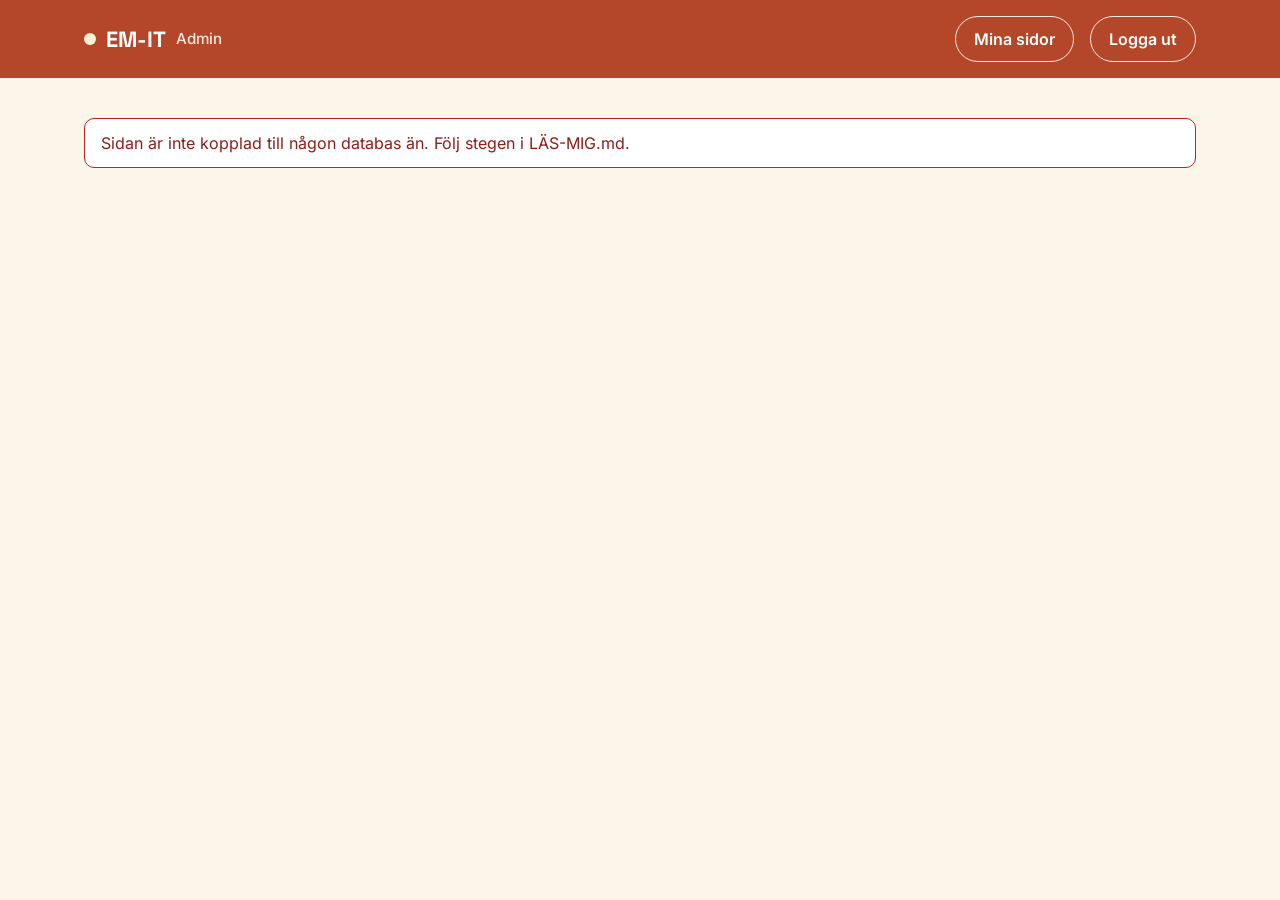
<file: admin.html>
<!doctype html>
<html lang="sv">
<head>
<meta charset="utf-8">
<meta name="viewport" content="width=device-width, initial-scale=1">
<meta name="robots" content="noindex">
<link rel="preload" href="/fonts/inter-latin.woff2" as="font" type="font/woff2" crossorigin>
<link rel="preload" href="/fonts/space-grotesk-latin.woff2" as="font" type="font/woff2" crossorigin>
<link rel="stylesheet" href="/css/fonts.css">
<link rel="icon" href="/favicon.svg" type="image/svg+xml">
<link rel="apple-touch-icon" href="/apple-touch-icon.png">
<meta name="theme-color" content="#B4472A">
<link rel="stylesheet" href="css/app.css">
<title>Admin – EM-IT</title>
</head>
<body>
<header class="bar"><div class="bar-in">
<a class="brand" href="index.html"><i aria-hidden="true"></i>EM-IT <small>Admin</small></a>
<div class="bar-right"><span id="who"></span><a class="link" href="portal.html">Mina sidor</a><button id="logout" class="link" type="button">Logga ut</button></div>
</div></header>
<main>
<div id="msg"></div>
<div id="content" hidden style="display:flex;flex-direction:column;gap:24px">
<h1>Admin</h1>
<div class="tabs" role="tablist" aria-label="Avdelningar">
<button type="button" role="tab" data-tab="requests" aria-selected="true">Förfrågningar</button>
<button type="button" role="tab" data-tab="tickets" aria-selected="false">Ärenden</button>
<button type="button" role="tab" data-tab="customers" aria-selected="false">Kunder</button>
<button type="button" role="tab" data-tab="services" aria-selected="false">Drift</button>
<button type="button" role="tab" data-tab="invoices" aria-selected="false">Fakturor</button>
</div>

<section class="card" data-panel="requests"><h2>Förfrågningar från startsidan</h2><ul id="requests" class="list"></ul></section>

<section class="card" data-panel="tickets" hidden><h2>Ärenden</h2><ul id="tickets" class="list"></ul></section>

<div data-panel="customers" hidden style="display:flex;flex-direction:column;gap:24px">
<section class="card"><h2>Företag</h2>
<form id="companyform" class="inline">
<div class="f"><label for="c-name">Företagsnamn</label><input id="c-name" name="name" type="text" maxlength="200" required></div>
<div class="f"><label for="c-org">Org.nr (valfritt)</label><input id="c-org" name="org_number" type="text" maxlength="20"></div>
<button class="btn" type="submit">Lägg till</button>
</form>
<ul id="companies" class="list"></ul></section>
<section class="card"><h2>Användare</h2>
<p class="lead">Nya användare bjuder du in i Supabase (Authentication). De dyker sedan upp här, och du kopplar dem till rätt företag.</p>
<ul id="users" class="list"></ul></section>
</div>

<section class="card" data-panel="services" hidden><h2>Drift och status</h2>
<form id="serviceform" class="inline">
<div class="f"><label for="s-company">Företag</label><select id="s-company" name="company_id" required></select></div>
<div class="f"><label for="s-kind">Typ</label><select id="s-kind" name="kind"><option value="hemsida">Hemsidan</option><option value="doman">Domän</option><option value="ssl">SSL</option><option value="backup">Säkerhetskopia</option><option value="annat">Övrigt</option></select></div>
<div class="f"><label for="s-label">Namn, t.ex. domänen</label><input id="s-label" name="label" type="text" maxlength="200" required></div>
<div class="f"><label for="s-detail">Notering (valfritt)</label><input id="s-detail" name="detail" type="text" maxlength="200"></div>
<div class="f"><label for="s-renews">Förnyas (valfritt)</label><input id="s-renews" name="renews_on" type="date"></div>
<button class="btn" type="submit">Lägg till</button>
</form>
<ul id="services" class="list"></ul></section>

<section class="card" data-panel="invoices" hidden><h2>Fakturor</h2>
<form id="invoiceform" class="inline">
<div class="f"><label for="i-company">Företag</label><select id="i-company" name="company_id" required></select></div>
<div class="f"><label for="i-number">Fakturanr</label><input id="i-number" name="number" type="text" maxlength="40" required></div>
<div class="f"><label for="i-date">Datum</label><input id="i-date" name="issued_on" type="date" required></div>
<div class="f"><label for="i-desc">Avser</label><input id="i-desc" name="description" type="text" maxlength="200"></div>
<div class="f"><label for="i-amount">Belopp exkl. moms</label><input id="i-amount" name="amount" type="number" min="0" step="0.01" required></div>
<div class="f"><label for="i-file">PDF (valfritt)</label><input id="i-file" name="file" type="file" accept="application/pdf"></div>
<button class="btn" type="submit">Lägg till</button>
</form>
<ul id="invoices" class="list"></ul></section>
</div>
</main>
<script src="js/vendor/supabase.js"></script>
<script src="js/config.js"></script>
<script src="js/app.js"></script>
<script src="js/admin.js"></script>
</body>
</html>
</file>
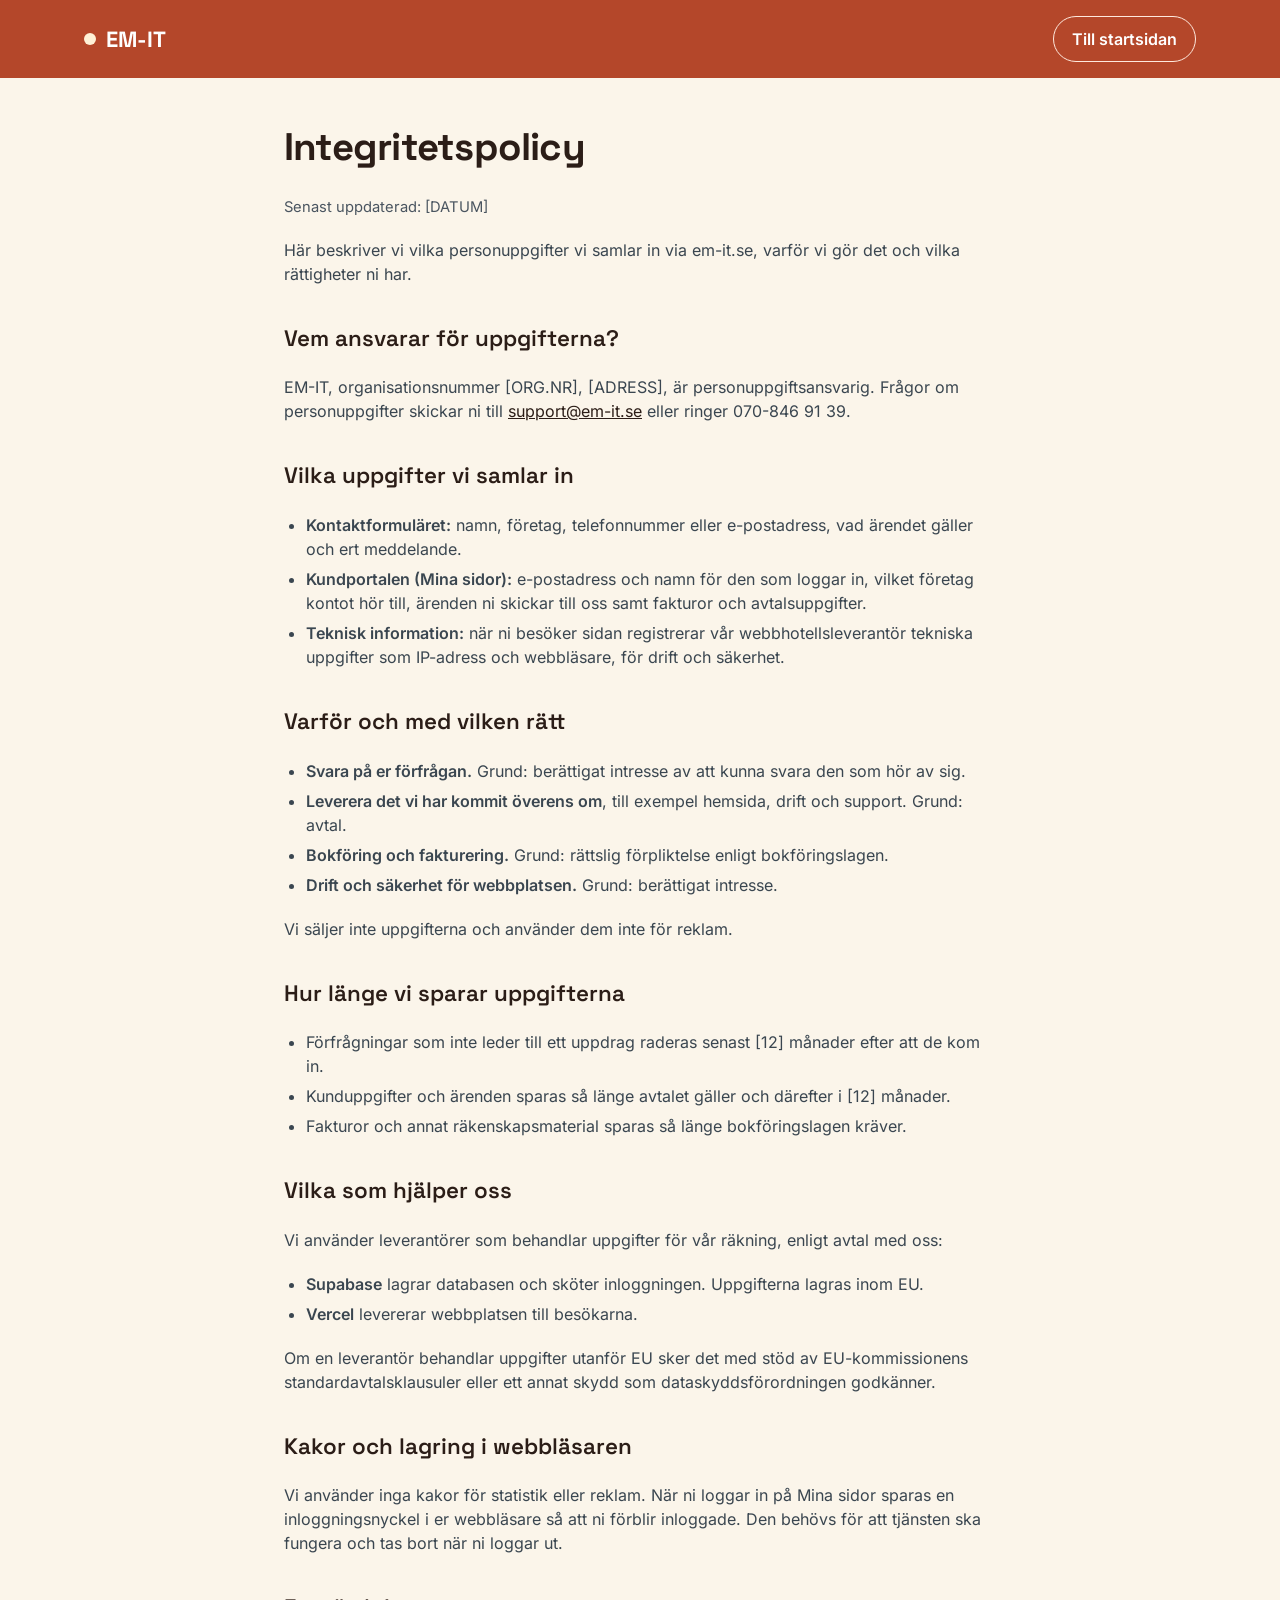
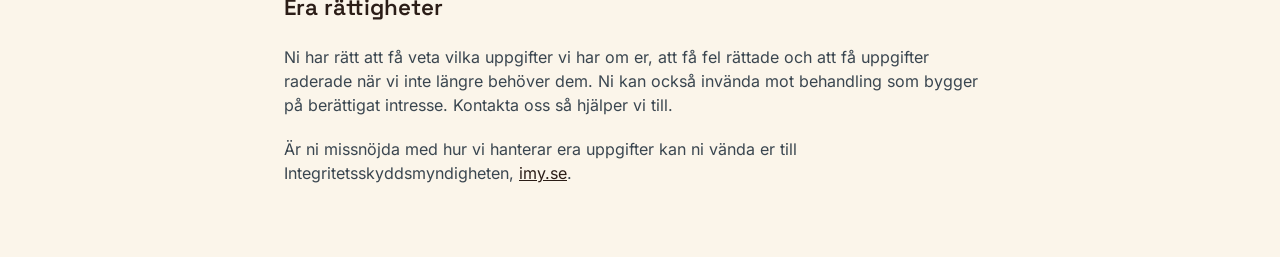
<file: integritetspolicy.html>
<!doctype html>
<html lang="sv">
<head>
<meta charset="utf-8">
<meta name="viewport" content="width=device-width, initial-scale=1">
<link rel="preload" href="/fonts/inter-latin.woff2" as="font" type="font/woff2" crossorigin>
<link rel="preload" href="/fonts/space-grotesk-latin.woff2" as="font" type="font/woff2" crossorigin>
<link rel="stylesheet" href="/css/fonts.css">
<link rel="icon" href="/favicon.svg" type="image/svg+xml">
<link rel="apple-touch-icon" href="/apple-touch-icon.png">
<meta name="theme-color" content="#B4472A">
<link rel="stylesheet" href="/css/app.css">
<title>Integritetspolicy – EM-IT</title>
<meta name="description" content="Hur EM-IT hanterar personuppgifter från kontaktformuläret och kundportalen.">
<link rel="canonical" href="https://em-it.se/integritetspolicy.html">
</head>
<body>
<header class="bar"><div class="bar-in">
<a class="brand" href="/"><i aria-hidden="true"></i>EM-IT</a>
<div class="bar-right"><a class="link" href="/">Till startsidan</a></div>
</div></header>
<main class="prose">
<h1>Integritetspolicy</h1>
<p class="meta">Senast uppdaterad: [DATUM]</p>
<p>Här beskriver vi vilka personuppgifter vi samlar in via em-it.se, varför vi gör det och vilka rättigheter ni har.</p>

<h2>Vem ansvarar för uppgifterna?</h2>
<p>EM-IT, organisationsnummer [ORG.NR], [ADRESS], är personuppgiftsansvarig. Frågor om personuppgifter skickar ni till <a href="mailto:support@em-it.se">support@em-it.se</a> eller ringer 070-846 91 39.</p>

<h2>Vilka uppgifter vi samlar in</h2>
<ul>
<li><strong>Kontaktformuläret:</strong> namn, företag, telefonnummer eller e-postadress, vad ärendet gäller och ert meddelande.</li>
<li><strong>Kundportalen (Mina sidor):</strong> e-postadress och namn för den som loggar in, vilket företag kontot hör till, ärenden ni skickar till oss samt fakturor och avtalsuppgifter.</li>
<li><strong>Teknisk information:</strong> när ni besöker sidan registrerar vår webbhotellsleverantör tekniska uppgifter som IP-adress och webbläsare, för drift och säkerhet.</li>
</ul>

<h2>Varför och med vilken rätt</h2>
<ul>
<li><strong>Svara på er förfrågan.</strong> Grund: berättigat intresse av att kunna svara den som hör av sig.</li>
<li><strong>Leverera det vi har kommit överens om</strong>, till exempel hemsida, drift och support. Grund: avtal.</li>
<li><strong>Bokföring och fakturering.</strong> Grund: rättslig förpliktelse enligt bokföringslagen.</li>
<li><strong>Drift och säkerhet för webbplatsen.</strong> Grund: berättigat intresse.</li>
</ul>
<p>Vi säljer inte uppgifterna och använder dem inte för reklam.</p>

<h2>Hur länge vi sparar uppgifterna</h2>
<ul>
<li>Förfrågningar som inte leder till ett uppdrag raderas senast [12] månader efter att de kom in.</li>
<li>Kunduppgifter och ärenden sparas så länge avtalet gäller och därefter i [12] månader.</li>
<li>Fakturor och annat räkenskapsmaterial sparas så länge bokföringslagen kräver.</li>
</ul>

<h2>Vilka som hjälper oss</h2>
<p>Vi använder leverantörer som behandlar uppgifter för vår räkning, enligt avtal med oss:</p>
<ul>
<li><strong>Supabase</strong> lagrar databasen och sköter inloggningen. Uppgifterna lagras inom EU.</li>
<li><strong>Vercel</strong> levererar webbplatsen till besökarna.</li>
</ul>
<p>Om en leverantör behandlar uppgifter utanför EU sker det med stöd av EU-kommissionens standardavtalsklausuler eller ett annat skydd som dataskyddsförordningen godkänner.</p>

<h2>Kakor och lagring i webbläsaren</h2>
<p>Vi använder inga kakor för statistik eller reklam. När ni loggar in på Mina sidor sparas en inloggningsnyckel i er webbläsare så att ni förblir inloggade. Den behövs för att tjänsten ska fungera och tas bort när ni loggar ut.</p>

<h2>Era rättigheter</h2>
<p>Ni har rätt att få veta vilka uppgifter vi har om er, att få fel rättade och att få uppgifter raderade när vi inte längre behöver dem. Ni kan också invända mot behandling som bygger på berättigat intresse. Kontakta oss så hjälper vi till.</p>
<p>Är ni missnöjda med hur vi hanterar era uppgifter kan ni vända er till Integritetsskyddsmyndigheten, <a href="https://www.imy.se">imy.se</a>.</p>
</main>
</body>
</html>
</file>
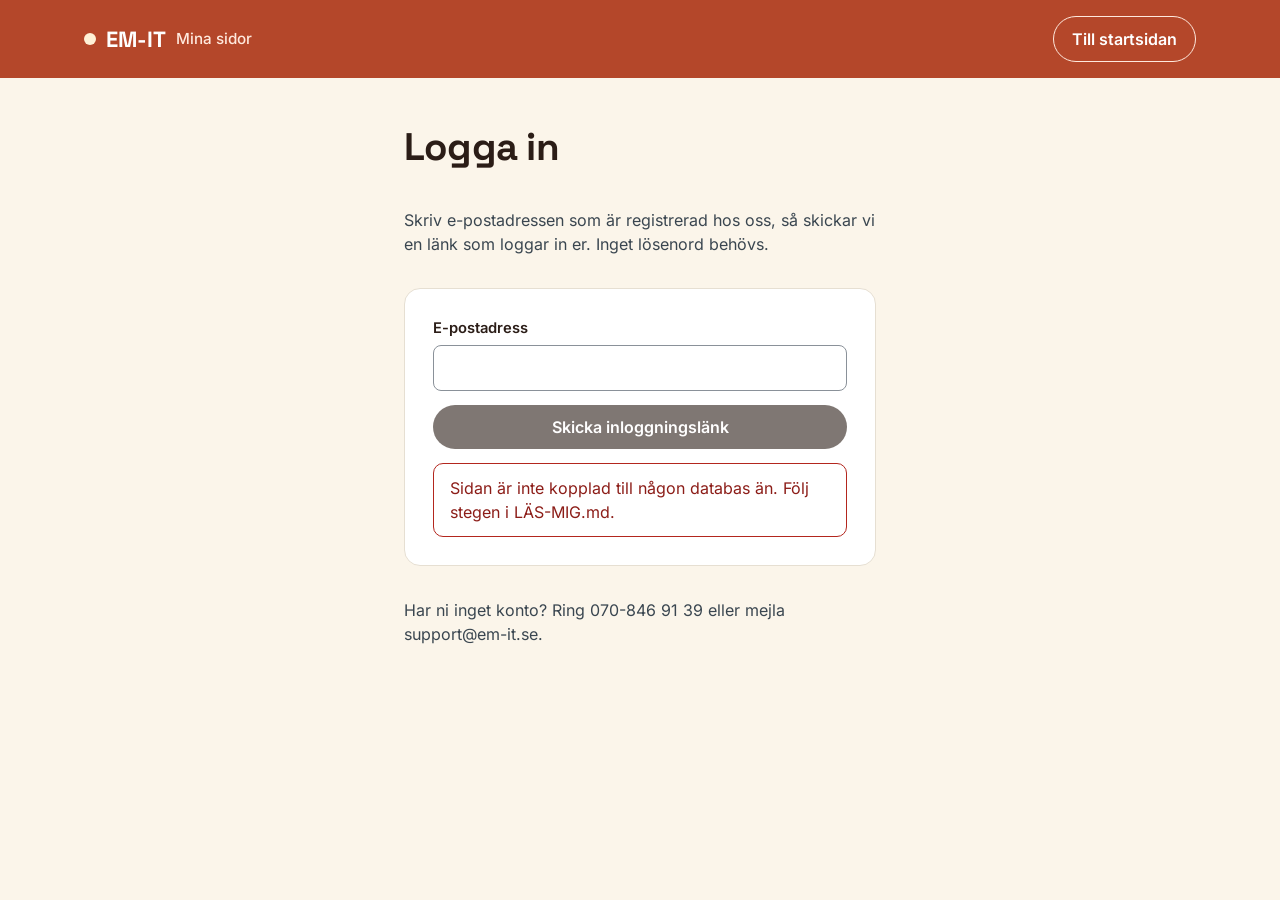
<file: login.html>
<!doctype html>
<html lang="sv">
<head>
<meta charset="utf-8">
<meta name="viewport" content="width=device-width, initial-scale=1">
<meta name="robots" content="noindex">
<link rel="preload" href="/fonts/inter-latin.woff2" as="font" type="font/woff2" crossorigin>
<link rel="preload" href="/fonts/space-grotesk-latin.woff2" as="font" type="font/woff2" crossorigin>
<link rel="stylesheet" href="/css/fonts.css">
<link rel="icon" href="/favicon.svg" type="image/svg+xml">
<link rel="apple-touch-icon" href="/apple-touch-icon.png">
<meta name="theme-color" content="#B4472A">
<link rel="stylesheet" href="css/app.css">
<title>Logga in – EM-IT</title>
</head>
<body>
<header class="bar"><div class="bar-in">
<a class="brand" href="index.html"><i aria-hidden="true"></i>EM-IT <small>Mina sidor</small></a>
<div class="bar-right"><a class="link" href="index.html">Till startsidan</a></div>
</div></header>
<main class="narrow">
<h1>Logga in</h1>
<p class="lead">Skriv e-postadressen som är registrerad hos oss, så skickar vi en länk som loggar in er. Inget lösenord behövs.</p>
<form id="loginform" class="card stack">
<div class="f"><label for="email">E-postadress</label><input id="email" name="email" type="email" autocomplete="email" required></div>
<button class="btn" type="submit">Skicka inloggningslänk</button>
<div id="msg"></div>
</form>
<p class="lead">Har ni inget konto? Ring 070-846 91 39 eller mejla support@em-it.se.</p>
</main>
<script src="js/vendor/supabase.js"></script>
<script src="js/config.js"></script>
<script src="js/app.js"></script>
<script src="js/login.js"></script>
</body>
</html>
</file>
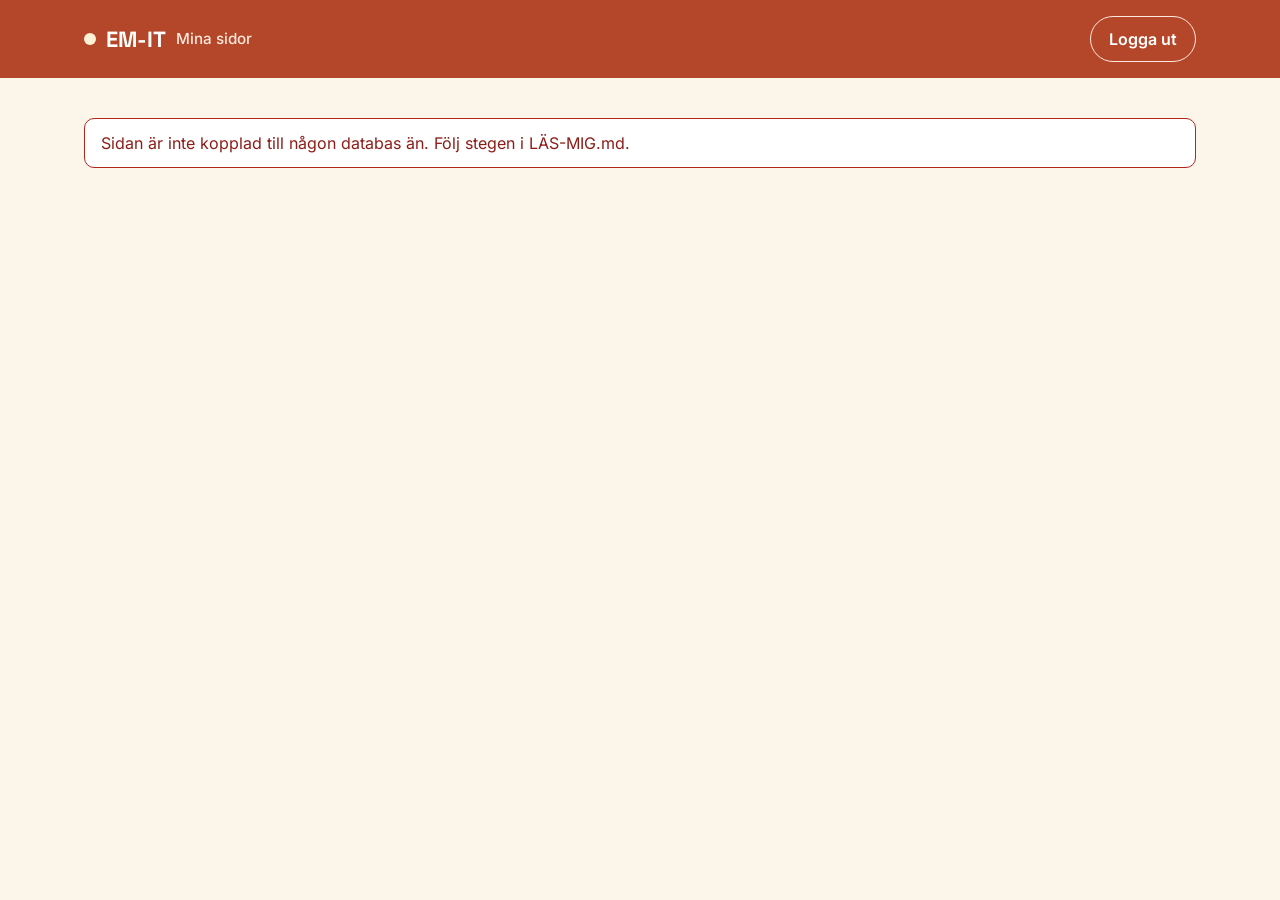
<file: portal.html>
<!doctype html>
<html lang="sv">
<head>
<meta charset="utf-8">
<meta name="viewport" content="width=device-width, initial-scale=1">
<meta name="robots" content="noindex">
<link rel="preload" href="/fonts/inter-latin.woff2" as="font" type="font/woff2" crossorigin>
<link rel="preload" href="/fonts/space-grotesk-latin.woff2" as="font" type="font/woff2" crossorigin>
<link rel="stylesheet" href="/css/fonts.css">
<link rel="icon" href="/favicon.svg" type="image/svg+xml">
<link rel="apple-touch-icon" href="/apple-touch-icon.png">
<meta name="theme-color" content="#B4472A">
<link rel="stylesheet" href="css/app.css">
<title>Mina sidor – EM-IT</title>
</head>
<body>
<header class="bar"><div class="bar-in">
<a class="brand" href="index.html"><i aria-hidden="true"></i>EM-IT <small>Mina sidor</small></a>
<div class="bar-right"><span id="who"></span><a id="adminlink" class="link" href="admin.html" hidden>Admin</a><button id="logout" class="link" type="button">Logga ut</button></div>
</div></header>
<main>
<div id="msg"></div>
<div id="content" hidden style="display:flex;flex-direction:column;gap:32px">
<div><h1>Hej! Så här ser det ut just nu.</h1><p id="summary" class="lead"></p></div>
<section aria-label="Status" id="services" class="row"></section>
<div class="cols">
<section class="card">
<div class="head"><h2>Ärenden och ändringar</h2><button id="newbtn" class="btn" type="button" aria-expanded="false">Nytt ärende</button></div>
<form id="ticketform" class="stack box" hidden>
<div class="f"><label for="t-cat">Vad gäller det?</label><select id="t-cat" name="category"><option value="hemsida">Hemsida</option><option value="it">IT</option></select></div>
<div class="f"><label for="t-title">Beskriv kort vad ni vill ha hjälp med</label><input id="t-title" name="title" type="text" maxlength="200" required></div>
<div class="f"><label for="t-desc">Mer detaljer (valfritt)</label><textarea id="t-desc" name="description" rows="4" maxlength="4000"></textarea></div>
<button class="btn" type="submit" style="align-self:flex-start">Skicka</button>
<div id="ticketmsg"></div>
</form>
<ul id="tickets" class="list"></ul>
</section>
<section class="card">
<h2>Fakturor</h2>
<div class="scroll"><table>
<thead><tr><th scope="col">Nr</th><th scope="col">Datum</th><th scope="col">Avser</th><th scope="col" class="r">Belopp</th><th scope="col" class="r">Status</th><th scope="col"><span style="position:absolute;left:-9999px">Fil</span></th></tr></thead>
<tbody id="invoices"></tbody>
</table></div>
<p class="lead" style="font-size:.9rem">Belopp exklusive moms.</p>
</section>
</div>
<section class="help"><h2>Vill ni hellre prata med oss?</h2><p>Ring 070-846 91 39 eller mejla support@em-it.se.</p></section>
</div>
</main>
<script src="js/vendor/supabase.js"></script>
<script src="js/config.js"></script>
<script src="js/app.js"></script>
<script src="js/portal.js"></script>
</body>
</html>
</file>
<file: css/fonts.css>
@font-face{font-family:'Inter';font-style:normal;font-weight:400;font-display:swap;src:url(/fonts/inter-latin-ext.woff2) format('woff2');unicode-range:U+0100-02BA, U+02BD-02C5, U+02C7-02CC, U+02CE-02D7, U+02DD-02FF, U+0304, U+0308, U+0329, U+1D00-1DBF, U+1E00-1E9F, U+1EF2-1EFF, U+2020, U+20A0-20AB, U+20AD-20C4, U+2113, U+2C60-2C7F, U+A720-A7FF}
@font-face{font-family:'Inter';font-style:normal;font-weight:400;font-display:swap;src:url(/fonts/inter-latin.woff2) format('woff2');unicode-range:U+0000-00FF, U+0131, U+0152-0153, U+02BB-02BC, U+02C6, U+02DA, U+02DC, U+0304, U+0308, U+0329, U+2000-206F, U+20AC, U+2122, U+2191, U+2193, U+2212, U+2215, U+FEFF, U+FFFD}
@font-face{font-family:'Inter';font-style:normal;font-weight:500;font-display:swap;src:url(/fonts/inter-latin-ext.woff2) format('woff2');unicode-range:U+0100-02BA, U+02BD-02C5, U+02C7-02CC, U+02CE-02D7, U+02DD-02FF, U+0304, U+0308, U+0329, U+1D00-1DBF, U+1E00-1E9F, U+1EF2-1EFF, U+2020, U+20A0-20AB, U+20AD-20C4, U+2113, U+2C60-2C7F, U+A720-A7FF}
@font-face{font-family:'Inter';font-style:normal;font-weight:500;font-display:swap;src:url(/fonts/inter-latin.woff2) format('woff2');unicode-range:U+0000-00FF, U+0131, U+0152-0153, U+02BB-02BC, U+02C6, U+02DA, U+02DC, U+0304, U+0308, U+0329, U+2000-206F, U+20AC, U+2122, U+2191, U+2193, U+2212, U+2215, U+FEFF, U+FFFD}
@font-face{font-family:'Inter';font-style:normal;font-weight:600;font-display:swap;src:url(/fonts/inter-latin-ext.woff2) format('woff2');unicode-range:U+0100-02BA, U+02BD-02C5, U+02C7-02CC, U+02CE-02D7, U+02DD-02FF, U+0304, U+0308, U+0329, U+1D00-1DBF, U+1E00-1E9F, U+1EF2-1EFF, U+2020, U+20A0-20AB, U+20AD-20C4, U+2113, U+2C60-2C7F, U+A720-A7FF}
@font-face{font-family:'Inter';font-style:normal;font-weight:600;font-display:swap;src:url(/fonts/inter-latin.woff2) format('woff2');unicode-range:U+0000-00FF, U+0131, U+0152-0153, U+02BB-02BC, U+02C6, U+02DA, U+02DC, U+0304, U+0308, U+0329, U+2000-206F, U+20AC, U+2122, U+2191, U+2193, U+2212, U+2215, U+FEFF, U+FFFD}
@font-face{font-family:'Space Grotesk';font-style:normal;font-weight:500;font-display:swap;src:url(/fonts/space-grotesk-latin-ext.woff2) format('woff2');unicode-range:U+0100-02BA, U+02BD-02C5, U+02C7-02CC, U+02CE-02D7, U+02DD-02FF, U+0304, U+0308, U+0329, U+1D00-1DBF, U+1E00-1E9F, U+1EF2-1EFF, U+2020, U+20A0-20AB, U+20AD-20C4, U+2113, U+2C60-2C7F, U+A720-A7FF}
@font-face{font-family:'Space Grotesk';font-style:normal;font-weight:500;font-display:swap;src:url(/fonts/space-grotesk-latin.woff2) format('woff2');unicode-range:U+0000-00FF, U+0131, U+0152-0153, U+02BB-02BC, U+02C6, U+02DA, U+02DC, U+0304, U+0308, U+0329, U+2000-206F, U+20AC, U+2122, U+2191, U+2193, U+2212, U+2215, U+FEFF, U+FFFD}
@font-face{font-family:'Space Grotesk';font-style:normal;font-weight:600;font-display:swap;src:url(/fonts/space-grotesk-latin-ext.woff2) format('woff2');unicode-range:U+0100-02BA, U+02BD-02C5, U+02C7-02CC, U+02CE-02D7, U+02DD-02FF, U+0304, U+0308, U+0329, U+1D00-1DBF, U+1E00-1E9F, U+1EF2-1EFF, U+2020, U+20A0-20AB, U+20AD-20C4, U+2113, U+2C60-2C7F, U+A720-A7FF}
@font-face{font-family:'Space Grotesk';font-style:normal;font-weight:600;font-display:swap;src:url(/fonts/space-grotesk-latin.woff2) format('woff2');unicode-range:U+0000-00FF, U+0131, U+0152-0153, U+02BB-02BC, U+02C6, U+02DA, U+02DC, U+0304, U+0308, U+0329, U+2000-206F, U+20AC, U+2122, U+2191, U+2193, U+2212, U+2215, U+FEFF, U+FFFD}
@font-face{font-family:'Space Grotesk';font-style:normal;font-weight:700;font-display:swap;src:url(/fonts/space-grotesk-latin-ext.woff2) format('woff2');unicode-range:U+0100-02BA, U+02BD-02C5, U+02C7-02CC, U+02CE-02D7, U+02DD-02FF, U+0304, U+0308, U+0329, U+1D00-1DBF, U+1E00-1E9F, U+1EF2-1EFF, U+2020, U+20A0-20AB, U+20AD-20C4, U+2113, U+2C60-2C7F, U+A720-A7FF}
@font-face{font-family:'Space Grotesk';font-style:normal;font-weight:700;font-display:swap;src:url(/fonts/space-grotesk-latin.woff2) format('woff2');unicode-range:U+0000-00FF, U+0131, U+0152-0153, U+02BB-02BC, U+02C6, U+02DA, U+02DC, U+0304, U+0308, U+0329, U+2000-206F, U+20AC, U+2122, U+2191, U+2193, U+2212, U+2215, U+FEFF, U+FFFD}
</file>
<file: css/app.css>
:root{--dark:#B4472A;--dark2:#9C3B21;--on-dark:#FFFFFF;--on-dark-muted:#FFE9DD;--accent:#FFF1D6;--accent-ink:#2B1D17;--ink:#2B1D17;--ground:#FBF5EA;--line:#E6DFD2;--muted:#4A5560;--text2:#3A4650}
*{box-sizing:border-box}
body{margin:0;font-family:Inter,system-ui,sans-serif;font-size:16px;line-height:1.5;color:var(--ink);background:var(--ground)}
h1,h2,h3{font-family:'Space Grotesk',sans-serif;margin:0}
h1{font-weight:700;font-size:clamp(1.8rem,3.5vw,2.4rem);letter-spacing:-0.02em}
h2{font-weight:600;font-size:1.4rem}
h3{font-weight:600;font-size:1.1rem}
p{margin:0}
a{color:var(--ink)}
.bar{background:var(--dark);color:var(--on-dark)}
.bar-in{max-width:1160px;margin:0 auto;padding:16px 24px;display:flex;flex-wrap:wrap;align-items:center;justify-content:space-between;gap:12px}
.brand{font-family:'Space Grotesk',sans-serif;font-weight:700;font-size:22px;display:flex;align-items:center;gap:10px;color:var(--on-dark);text-decoration:none}
.brand i{width:12px;height:12px;border-radius:50%;background:var(--accent);display:inline-block}
.brand small{font-family:Inter,sans-serif;font-weight:500;font-size:.95rem;color:var(--on-dark-muted)}
.bar-right{display:flex;flex-wrap:wrap;align-items:center;gap:16px;font-weight:500}
.bar a.link,.bar button.link{color:var(--on-dark);background:none;text-decoration:none;padding:10px 18px;border:1px solid var(--on-dark-muted);border-radius:999px;font:inherit;font-weight:600;cursor:pointer;min-height:44px}
main{max-width:1160px;margin:0 auto;padding:40px 24px 72px;display:flex;flex-direction:column;gap:32px}
main.narrow{max-width:520px}
.lead{color:var(--text2)}
.row{display:flex;flex-wrap:wrap;gap:20px}
.cols{display:flex;flex-wrap:wrap;gap:24px;align-items:flex-start}
.cols>*{flex:1 1 440px;min-width:0}
.card{background:#fff;border:1px solid var(--line);border-radius:16px;padding:28px;display:flex;flex-direction:column;gap:16px}
.stat{flex:1 1 260px;min-width:0;gap:8px;padding:24px}
.stat .k{color:var(--muted);font-weight:600;font-size:.92rem}
.stat .v{font-family:'Space Grotesk',sans-serif;font-weight:600;font-size:1.4rem;display:flex;align-items:center;gap:10px}
.stat .d{color:var(--text2);font-size:.95rem}
.dot{width:12px;height:12px;border-radius:50%;flex:none;display:inline-block}
.dot-ok{background:#1E7A46}.dot-varning{background:#B36B00}.dot-nere{background:#B3261E}
.head{display:flex;flex-wrap:wrap;align-items:center;justify-content:space-between;gap:12px}
.btn{font:inherit;font-weight:600;background:var(--ink);color:#fff;border:none;border-radius:999px;padding:10px 20px;min-height:44px;cursor:pointer;text-decoration:none;display:inline-flex;align-items:center;justify-content:center}
.btn.small{padding:6px 14px;min-height:36px;font-size:.9rem}
.btn.ghost{background:#fff;color:var(--ink);border:1px solid var(--ink)}
.btn:disabled{opacity:.6;cursor:default}
form.stack{display:flex;flex-direction:column;gap:14px}
form.box{background:var(--ground);border-radius:12px;padding:20px}
form.inline{display:flex;flex-wrap:wrap;gap:12px;align-items:flex-end}
form.inline>.f{flex:1 1 160px;min-width:0}
.f{display:flex;flex-direction:column;gap:6px}
label{font-weight:600;font-size:.92rem}
input,select,textarea{font:inherit;padding:10px 12px;border:1px solid #8A9199;border-radius:8px;min-height:44px;background:#fff;color:var(--ink);width:100%}
textarea{resize:vertical}
ul.list{margin:0;padding:0;list-style:none;display:flex;flex-direction:column}
ul.list>li{display:flex;flex-wrap:wrap;align-items:center;justify-content:space-between;gap:10px 16px;padding:16px 0;border-top:1px solid var(--line)}
ul.list .main{flex:1 1 220px;min-width:0;display:flex;flex-direction:column;gap:2px}
ul.list .t{font-weight:600;overflow-wrap:anywhere}
ul.list .m{color:var(--muted);font-size:.9rem;overflow-wrap:anywhere}
ul.list .x{color:var(--text2);font-size:.95rem;white-space:pre-wrap;overflow-wrap:anywhere}
ul.list .act{display:flex;flex-wrap:wrap;gap:8px;align-items:center}
ul.list .act select{width:auto;min-height:36px;padding:6px 10px}
.pill{flex:none;font-size:.85rem;font-weight:600;padding:4px 12px;border-radius:999px}
.pill-mottaget,.pill-obetald,.pill-varning{background:#FCE9C8;color:#6B4200}
.pill-pagar{background:#DCE7F7;color:#1C3F7A}
.pill-klart,.pill-betald,.pill-ok{background:#DDEFE3;color:#12512E}
.pill-nere{background:#F9DEDC;color:#8C1D18}
.scroll{overflow-x:auto}
table{width:100%;border-collapse:collapse;font-size:.95rem;min-width:460px}
th{text-align:left;color:var(--muted);font-size:.88rem;font-weight:600;padding:0 12px 10px 0}
td{padding:14px 12px 14px 0;border-top:1px solid var(--line);vertical-align:middle}
.r{text-align:right}
.notice{background:#fff;border:1px dashed #8A9199;border-radius:10px;padding:12px 16px;color:var(--text2)}
.notice.err{border-style:solid;border-color:#B3261E;color:#8C1D18}
.notice.ok{border-style:solid;border-color:#1E7A46;color:#12512E}
.empty{color:var(--muted);padding:8px 0}
.help{background:var(--dark);color:var(--on-dark);border-radius:16px;padding:28px}
.help p{color:var(--on-dark-muted)}
.tabs{display:flex;flex-wrap:wrap;gap:8px}
.tabs button{font:inherit;font-weight:600;min-height:44px;padding:8px 18px;border-radius:999px;border:1px solid #CFC7B8;background:#fff;color:var(--ink);cursor:pointer}
.tabs button[aria-selected="true"]{background:var(--ink);color:#fff;border-color:var(--ink)}
[hidden]{display:none !important}
main.prose{max-width:760px;gap:20px}
.prose h2{margin-top:16px}
.prose p,.prose li{color:var(--text2)}
.prose ul{margin:0;padding-left:22px;display:flex;flex-direction:column;gap:6px}
.prose .meta{color:var(--muted);font-size:.92rem}
</file>
